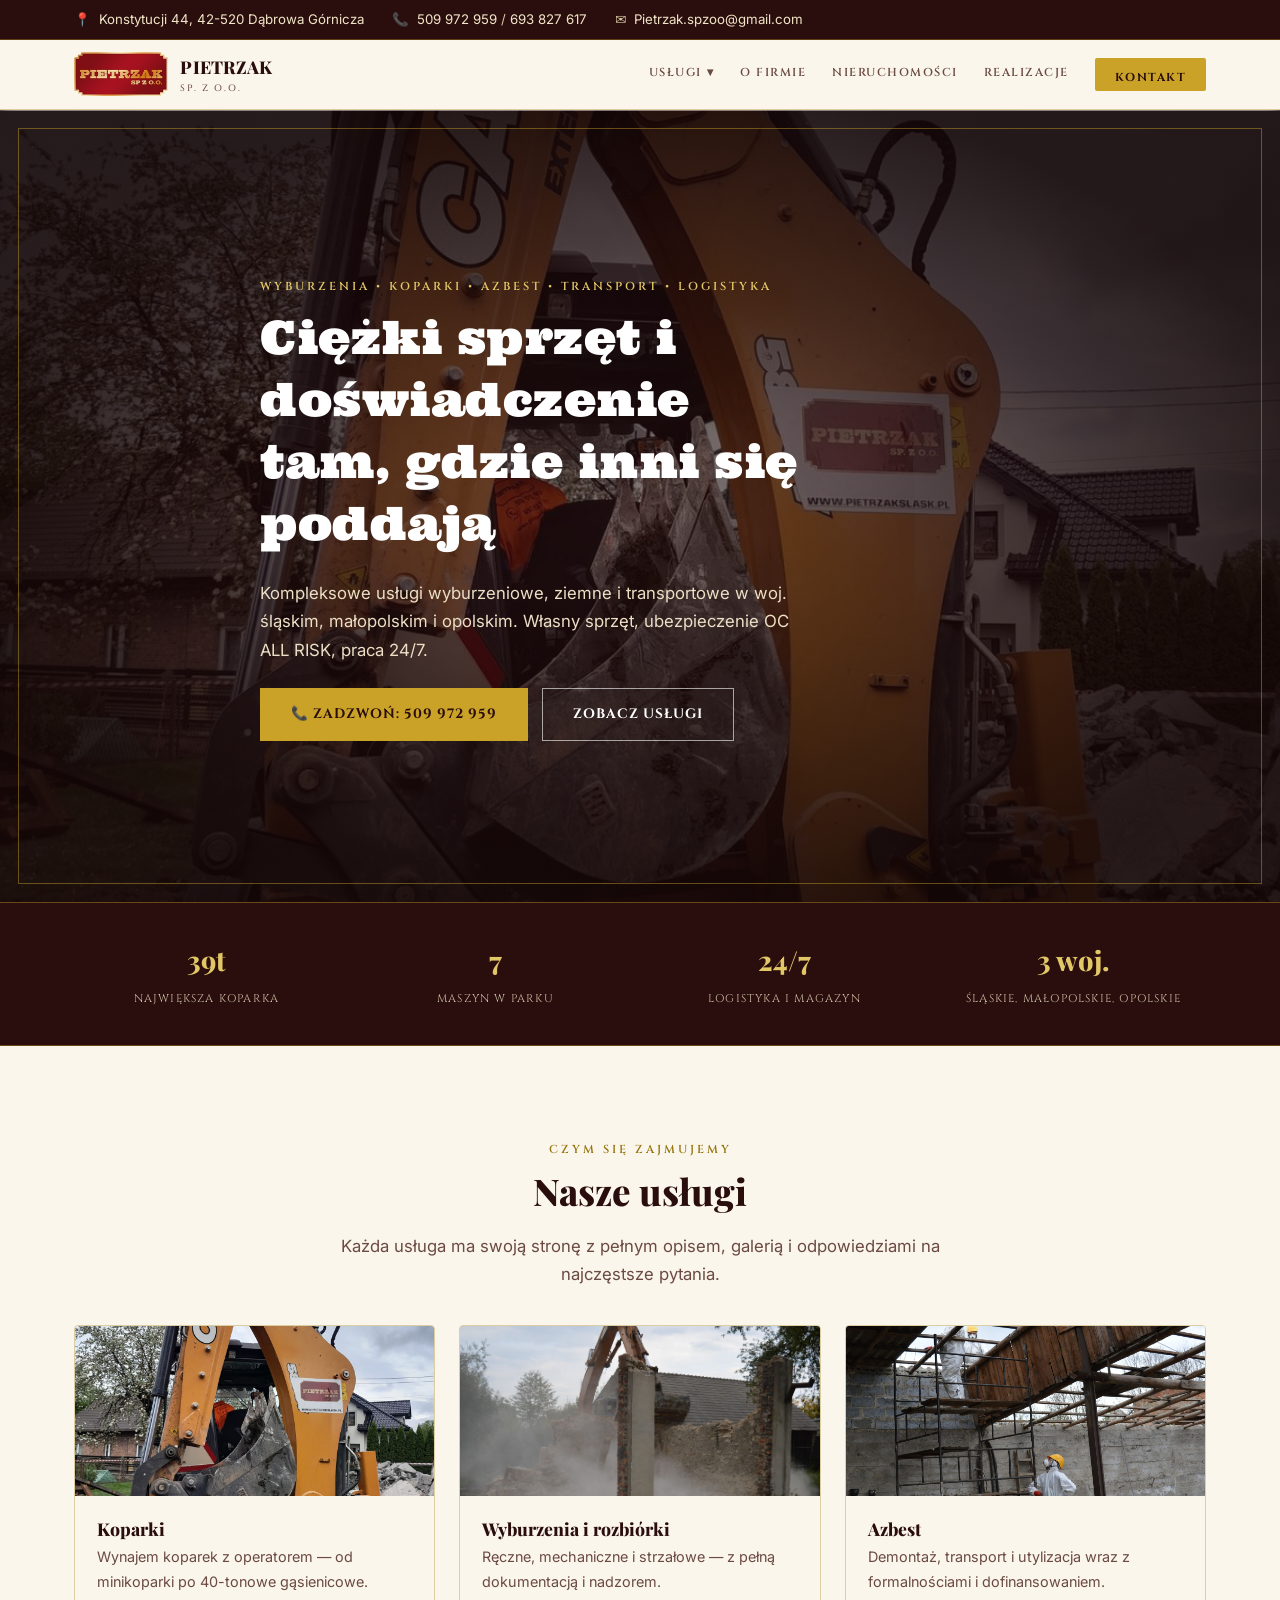
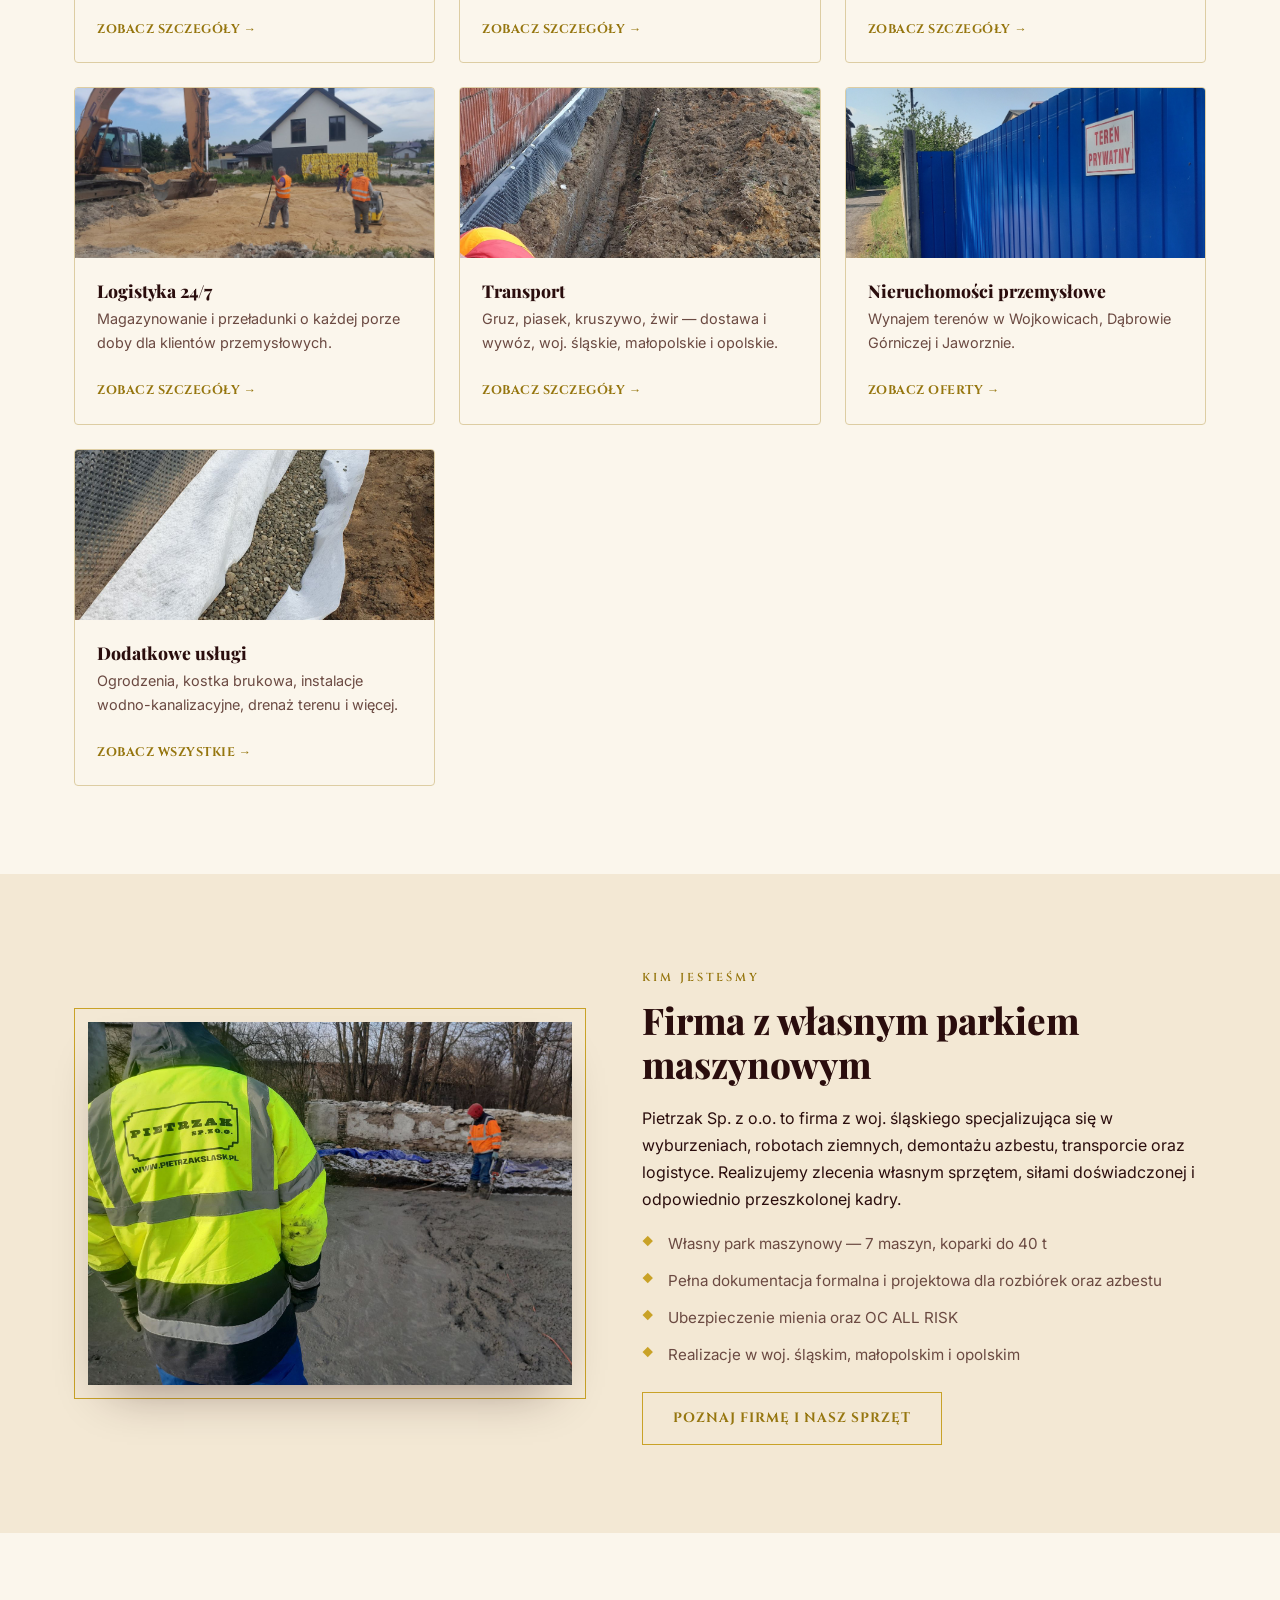
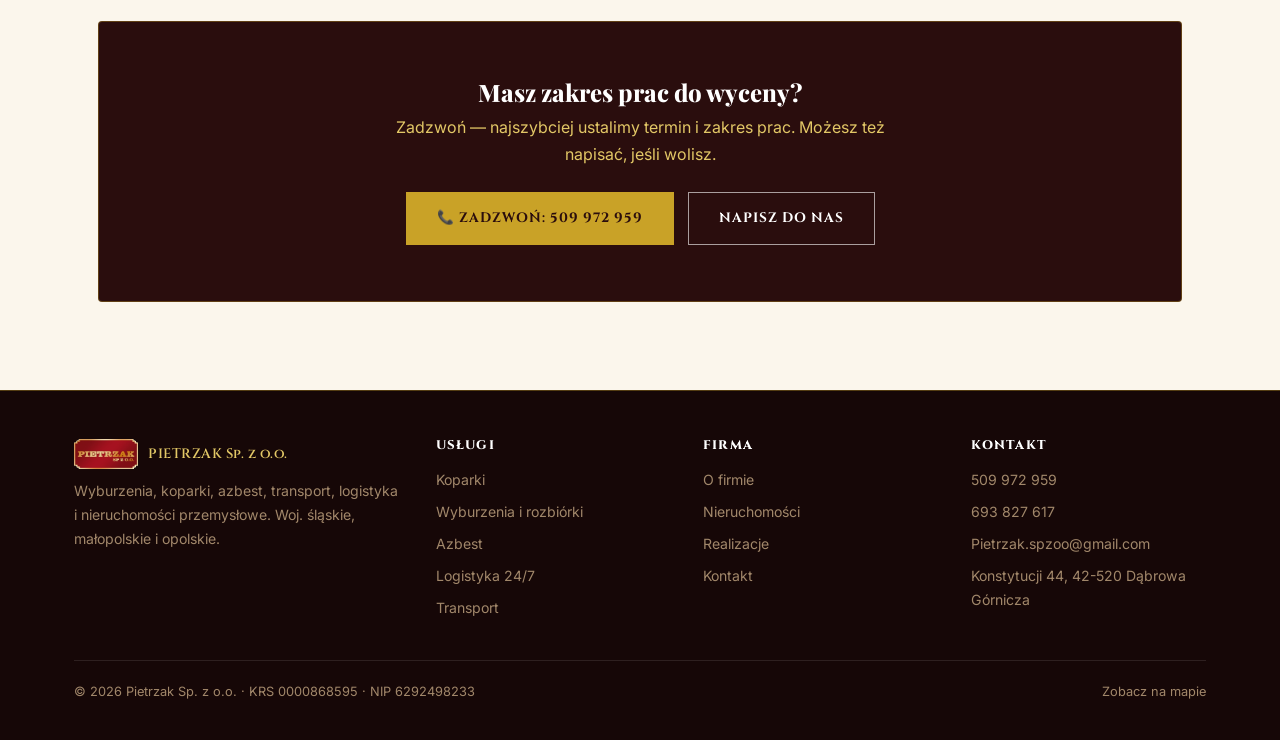
<file: index.html>
<!DOCTYPE html>
<html lang="pl">
<head>
<meta charset="UTF-8" />
<meta name="viewport" content="width=device-width, initial-scale=1.0" />
<title>Pietrzak Sp. z o.o. — Wyburzenia, Koparki, Transport, Logistyka | Dąbrowa Górnicza</title>
<meta name="description" content="Pietrzak Sp. z o.o. — kompleksowe wyburzenia, usługi koparkami do 40 t, demontaż azbestu, transport, logistyka 24/7 i wynajem nieruchomości przemysłowych. Woj. śląskie, małopolskie i opolskie." />
<meta property="og:type" content="website" />
<meta property="og:title" content="Pietrzak Sp. z o.o. — Wyburzenia, Koparki, Transport, Logistyka" />
<meta property="og:description" content="Kompleksowe usługi wyburzeniowe, ziemne, transportowe i logistyczne. Własny sprzęt, ubezpieczenie OC ALL RISK, praca 24/7." />
<meta property="og:image" content="images/realizacje/realizacja-01.jpg?v=2" />
<link rel="preconnect" href="https://fonts.googleapis.com">
<link rel="preconnect" href="https://fonts.gstatic.com" crossorigin>
<link href="https://fonts.googleapis.com/css2?family=Playfair+Display:wght@700;800;900&family=Cinzel:wght@500;600&family=Ultra&family=Inter:wght@400;500;600;700&display=swap" rel="stylesheet">
<link rel="stylesheet" href="css/style.css?v=16" />
<script type="application/ld+json">
{
  "@context": "https://schema.org",
  "@type": "LocalBusiness",
  "name": "Pietrzak Sp. z o.o.",
  "image": "images/logo-stare.png?v=1",
  "telephone": ["+48509972959", "+48693827617"],
  "email": "Pietrzak.spzoo@gmail.com",
  "address": {
    "@type": "PostalAddress",
    "streetAddress": "Konstytucji 44",
    "postalCode": "42-520",
    "addressLocality": "Dąbrowa Górnicza",
    "addressCountry": "PL"
  },
  "areaServed": ["Śląskie", "Małopolskie", "Opolskie"],
  "description": "Wyburzenia, usługi koparkami, demontaż azbestu, transport, logistyka i wynajem nieruchomości przemysłowych."
}
</script>
</head>
<body>

<div class="topbar">
  <div class="container topbar-inner">
    <div class="topbar-item"><span class="ico">📍</span> <a href="https://www.google.com/maps/place/Pietrzak+Sp.+z+o.o.+Wyburzenia+Koparki+Kruszywa+Wywrotka+Transport+Magazyny+Prze%C5%82adunki+Logistyka/@50.3770584,19.2363696,16.65z/data=!4m6!3m5!1s0x4716d90f07cc1eab:0x5d00c881a6992db2!8m2!3d50.3772997!4d19.238333!16s%2Fg%2F11swgnzcmq?entry=ttu" target="_blank" rel="noopener">Konstytucji 44, 42-520 Dąbrowa Górnicza</a></div>
    <div class="topbar-item"><span class="ico">📞</span> <a href="tel:+48509972959">509 972 959</a> / <a href="tel:+48693827617">693 827 617</a></div>
    <div class="topbar-item"><span class="ico">✉️</span> <a href="mailto:Pietrzak.spzoo@gmail.com">Pietrzak.spzoo@gmail.com</a></div>
  </div>
</div>

<header class="site-header" id="top">
  <div class="container header-inner">
    <a class="brand" href="index.html">
      <img src="images/logo-stare.png?v=1" alt="Pietrzak Sp. z o.o." />
      <span class="brand-text">PIETRZAK <small>Sp. z o.o.</small></span>
    </a>
    <nav class="nav" id="nav">
      <button type="button" class="nav-close" id="nav-close" aria-label="Zamknij menu">✕</button>
      <div class="nav-drop">
        <button type="button">Usługi <span aria-hidden="true">▾</span></button>
        <div class="nav-drop-menu">
          <a href="uslugi/koparki.html">Koparki<span>Wynajem z operatorem</span></a>
          <a href="uslugi/wyburzenia.html">Wyburzenia i rozbiórki<span>Ręczne, mechaniczne, strzałowe</span></a>
          <a href="uslugi/azbest.html">Azbest<span>Demontaż i utylizacja</span></a>
          <a href="uslugi/logistyka.html">Logistyka 24/7<span>Magazynowanie, przeładunki</span></a>
          <a href="uslugi/transport.html">Transport<span>Kruszywa, gruz, materiały sypkie</span></a>
          <div class="nav-drop-divider">Dodatkowe usługi</div>
          <a class="compact" href="o-firmie.html#dodatkowe-uslugi">Przywracanie stanu deweloperskiego</a>
          <a class="compact" href="o-firmie.html#dodatkowe-uslugi">Montaż ogrodzeń i bram</a>
          <a class="compact" href="o-firmie.html#dodatkowe-uslugi">Układanie kostki brukowej</a>
          <a class="compact" href="o-firmie.html#dodatkowe-uslugi">Instalacje wodno-kanalizacyjne</a>
          <a class="compact" href="o-firmie.html#dodatkowe-uslugi">Drenaż terenu</a>
          <a class="compact" href="o-firmie.html#dodatkowe-uslugi">Prace porządkowe</a>
        </div>
      </div>
      <a href="o-firmie.html">O firmie</a>
      <a href="nieruchomosci.html">Nieruchomości</a>
      <a href="realizacje.html">Realizacje</a>
      <a href="kontakt.html" class="nav-cta">Kontakt</a>
    </nav>
    <button class="burger" id="burger" aria-label="Menu">
      <span></span><span></span><span></span>
    </button>
  </div>
</header>

<section class="hero">
  <video class="hero-video" autoplay loop muted playsinline poster="images/realizacje/realizacja-10.jpg">
    <source src="koparka.mp4" type="video/mp4" />
  </video>
  <div class="hero-overlay"></div>
  <div class="container hero-content">
    <p class="eyebrow">Wyburzenia • Koparki • Azbest • Transport • Logistyka</p>
    <h1>Ciężki sprzęt i doświadczenie<br>tam, gdzie inni się poddają</h1>
    <p class="hero-lead">Kompleksowe usługi wyburzeniowe, ziemne i transportowe w woj. śląskim, małopolskim i opolskim. Własny sprzęt, ubezpieczenie OC ALL RISK, praca 24/7.</p>
    <div class="hero-actions">
      <a href="tel:+48509972959" class="btn btn-primary">📞 Zadzwoń: 509 972 959</a>
      <a href="#uslugi" class="btn btn-ghost">Zobacz usługi</a>
    </div>
  </div>
</section>

<section class="stats">
  <div class="container stats-grid">
    <div class="stat reveal"><strong data-count="40" data-suffix="t">0t</strong><span>Największa koparka</span></div>
    <div class="stat reveal"><strong data-count="7" data-suffix="">0</strong><span>Maszyn w parku</span></div>
    <div class="stat reveal"><strong>24/7</strong><span>Logistyka i magazyn</span></div>
    <div class="stat reveal"><strong>3 woj.</strong><span>Śląskie, małopolskie, opolskie</span></div>
  </div>
</section>

<section class="section" id="uslugi">
  <div class="container">
    <div class="section-head center">
      <p class="section-eyebrow reveal">Czym się zajmujemy</p>
      <h2 class="section-title reveal">Nasze usługi</h2>
      <p class="lead reveal">Każda usługa ma swoją stronę z pełnym opisem, galerią i odpowiedziami na najczęstsze pytania.</p>
    </div>
    <div class="service-links">

      <a class="service-link-card reveal" href="uslugi/koparki.html">
        <div class="service-link-img" style="background-image:url('images/realizacje/realizacja-10.jpg')"></div>
        <div class="service-link-body">
          <h3>Koparki</h3>
          <p>Wynajem koparek z operatorem — od minikoparki po 40-tonowe gąsienicowe.</p>
          <span class="service-link-arrow">Zobacz szczegóły →</span>
        </div>
      </a>

      <a class="service-link-card reveal" href="uslugi/wyburzenia.html">
        <div class="service-link-img" style="background-image:url('images/realizacje/realizacja-01.jpg?v=2')"></div>
        <div class="service-link-body">
          <h3>Wyburzenia i rozbiórki</h3>
          <p>Ręczne, mechaniczne i strzałowe — z pełną dokumentacją i nadzorem.</p>
          <span class="service-link-arrow">Zobacz szczegóły →</span>
        </div>
      </a>

      <a class="service-link-card reveal" href="uslugi/azbest.html">
        <div class="service-link-img" style="background-image:url('images/azbest31.jpg')"></div>
        <div class="service-link-body">
          <h3>Azbest</h3>
          <p>Demontaż, transport i utylizacja wraz z formalnościami i dofinansowaniem.</p>
          <span class="service-link-arrow">Zobacz szczegóły →</span>
        </div>
      </a>

      <a class="service-link-card reveal" href="uslugi/logistyka.html">
        <div class="service-link-img" style="background-image:url('images/realizacje/realizacja-06.jpg')"></div>
        <div class="service-link-body">
          <h3>Logistyka 24/7</h3>
          <p>Magazynowanie i przeładunki o każdej porze doby dla klientów przemysłowych.</p>
          <span class="service-link-arrow">Zobacz szczegóły →</span>
        </div>
      </a>

      <a class="service-link-card reveal" href="uslugi/transport.html">
        <div class="service-link-img" style="background-image:url('images/realizacje/realizacja-07.jpg')"></div>
        <div class="service-link-body">
          <h3>Transport</h3>
          <p>Gruz, piasek, kruszywo, żwir — dostawa i wywóz, woj. śląskie, małopolskie i opolskie.</p>
          <span class="service-link-arrow">Zobacz szczegóły →</span>
        </div>
      </a>

      <a class="service-link-card reveal" href="nieruchomosci.html">
        <div class="service-link-img" style="background-image:url('images/nieruchomosci21.jpg')"></div>
        <div class="service-link-body">
          <h3>Nieruchomości przemysłowe</h3>
          <p>Wynajem terenów w Wojkowicach, Dąbrowie Górniczej i Jaworznie.</p>
          <span class="service-link-arrow">Zobacz oferty →</span>
        </div>
      </a>

      <a class="service-link-card reveal" href="o-firmie.html#dodatkowe-uslugi">
        <div class="service-link-img" style="background-image:url('images/realizacje/realizacja-09.jpg')"></div>
        <div class="service-link-body">
          <h3>Dodatkowe usługi</h3>
          <p>Ogrodzenia, kostka brukowa, instalacje wodno-kanalizacyjne, drenaż terenu i więcej.</p>
          <span class="service-link-arrow">Zobacz wszystkie →</span>
        </div>
      </a>

    </div>
  </div>
</section>

<section class="section section-alt">
  <div class="container about-grid">
    <div class="about-media reveal">
      <img src="images/realizacje/realizacja-15.jpg" alt="Koparka Pietrzak Sp. z o.o. przy pracy" />
    </div>
    <div class="reveal">
      <p class="section-eyebrow">Kim jesteśmy</p>
      <h2 class="section-title">Firma z własnym parkiem maszynowym</h2>
      <p>Pietrzak Sp. z o.o. to firma z woj. śląskiego specjalizująca się w wyburzeniach, robotach ziemnych, demontażu azbestu, transporcie oraz logistyce. Realizujemy zlecenia własnym sprzętem, siłami doświadczonej i odpowiednio przeszkolonej kadry.</p>
      <ul class="checklist">
        <li>Własny park maszynowy — 7 maszyn, koparki do 40 t</li>
        <li>Pełna dokumentacja formalna i projektowa dla rozbiórek oraz azbestu</li>
        <li>Ubezpieczenie mienia oraz OC ALL RISK</li>
        <li>Realizacje w woj. śląskim, małopolskim i opolskim</li>
      </ul>
      <a href="o-firmie.html" class="btn btn-outline">Poznaj firmę i nasz sprzęt</a>
    </div>
  </div>
</section>

<section class="section">
  <div class="container">
    <div class="cta-band reveal">
      <h2>Masz zakres prac do wyceny?</h2>
      <p>Zadzwoń — najszybciej ustalimy termin i zakres prac. Możesz też napisać, jeśli wolisz.</p>
      <div class="cta-band-actions">
        <a href="tel:+48509972959" class="btn btn-primary">📞 Zadzwoń: 509 972 959</a>
        <a href="kontakt.html" class="btn btn-ghost">Napisz do nas</a>
      </div>
    </div>
  </div>
</section>

<a href="tel:+48509972959" class="call-fab" id="call-fab" aria-label="Zadzwoń teraz">
  <span class="call-fab-icon">📞</span><span class="call-fab-text">Zadzwoń teraz</span>
</a>

<footer class="footer">
  <div class="container">
    <div class="footer-grid">
      <div>
        <div class="footer-brand"><img src="images/logo-stare.png?v=1" alt="Pietrzak Sp. z o.o." /><span>PIETRZAK Sp. z o.o.</span></div>
        <p>Wyburzenia, koparki, azbest, transport, logistyka i nieruchomości przemysłowe. Woj. śląskie, małopolskie i opolskie.</p>
      </div>
      <div class="footer-col">
        <h4>Usługi</h4>
        <ul>
          <li><a href="uslugi/koparki.html">Koparki</a></li>
          <li><a href="uslugi/wyburzenia.html">Wyburzenia i rozbiórki</a></li>
          <li><a href="uslugi/azbest.html">Azbest</a></li>
          <li><a href="uslugi/logistyka.html">Logistyka 24/7</a></li>
          <li><a href="uslugi/transport.html">Transport</a></li>
        </ul>
      </div>
      <div class="footer-col">
        <h4>Firma</h4>
        <ul>
          <li><a href="o-firmie.html">O firmie</a></li>
          <li><a href="nieruchomosci.html">Nieruchomości</a></li>
          <li><a href="realizacje.html">Realizacje</a></li>
          <li><a href="kontakt.html">Kontakt</a></li>
        </ul>
      </div>
      <div class="footer-col">
        <h4>Kontakt</h4>
        <ul>
          <li><a href="tel:+48509972959">509 972 959</a></li>
          <li><a href="tel:+48693827617">693 827 617</a></li>
          <li><a href="mailto:Pietrzak.spzoo@gmail.com">Pietrzak.spzoo@gmail.com</a></li>
          <li><a href="https://www.google.com/maps/place/Pietrzak+Sp.+z+o.o.+Wyburzenia+Koparki+Kruszywa+Wywrotka+Transport+Magazyny+Prze%C5%82adunki+Logistyka/@50.3770584,19.2363696,16.65z/data=!4m6!3m5!1s0x4716d90f07cc1eab:0x5d00c881a6992db2!8m2!3d50.3772997!4d19.238333!16s%2Fg%2F11swgnzcmq?entry=ttu" target="_blank" rel="noopener">Konstytucji 44, 42-520 Dąbrowa Górnicza</a></li>
        </ul>
      </div>
    </div>
    <div class="footer-bottom">
      <p>&copy; <span id="year"></span> Pietrzak Sp. z o.o. · KRS 0000868595 · NIP 6292498233</p>
      <a href="https://www.google.com/maps/place/Pietrzak+Sp.+z+o.o.+Wyburzenia+Koparki+Kruszywa+Wywrotka+Transport+Magazyny+Prze%C5%82adunki+Logistyka/@50.3770584,19.2363696,16.65z/data=!4m6!3m5!1s0x4716d90f07cc1eab:0x5d00c881a6992db2!8m2!3d50.3772997!4d19.238333!16s%2Fg%2F11swgnzcmq?entry=ttu" target="_blank" rel="noopener">Zobacz na mapie</a>
    </div>
  </div>
</footer>

<script src="js/script.js?v=17"></script>
</body>
</html>
</file>
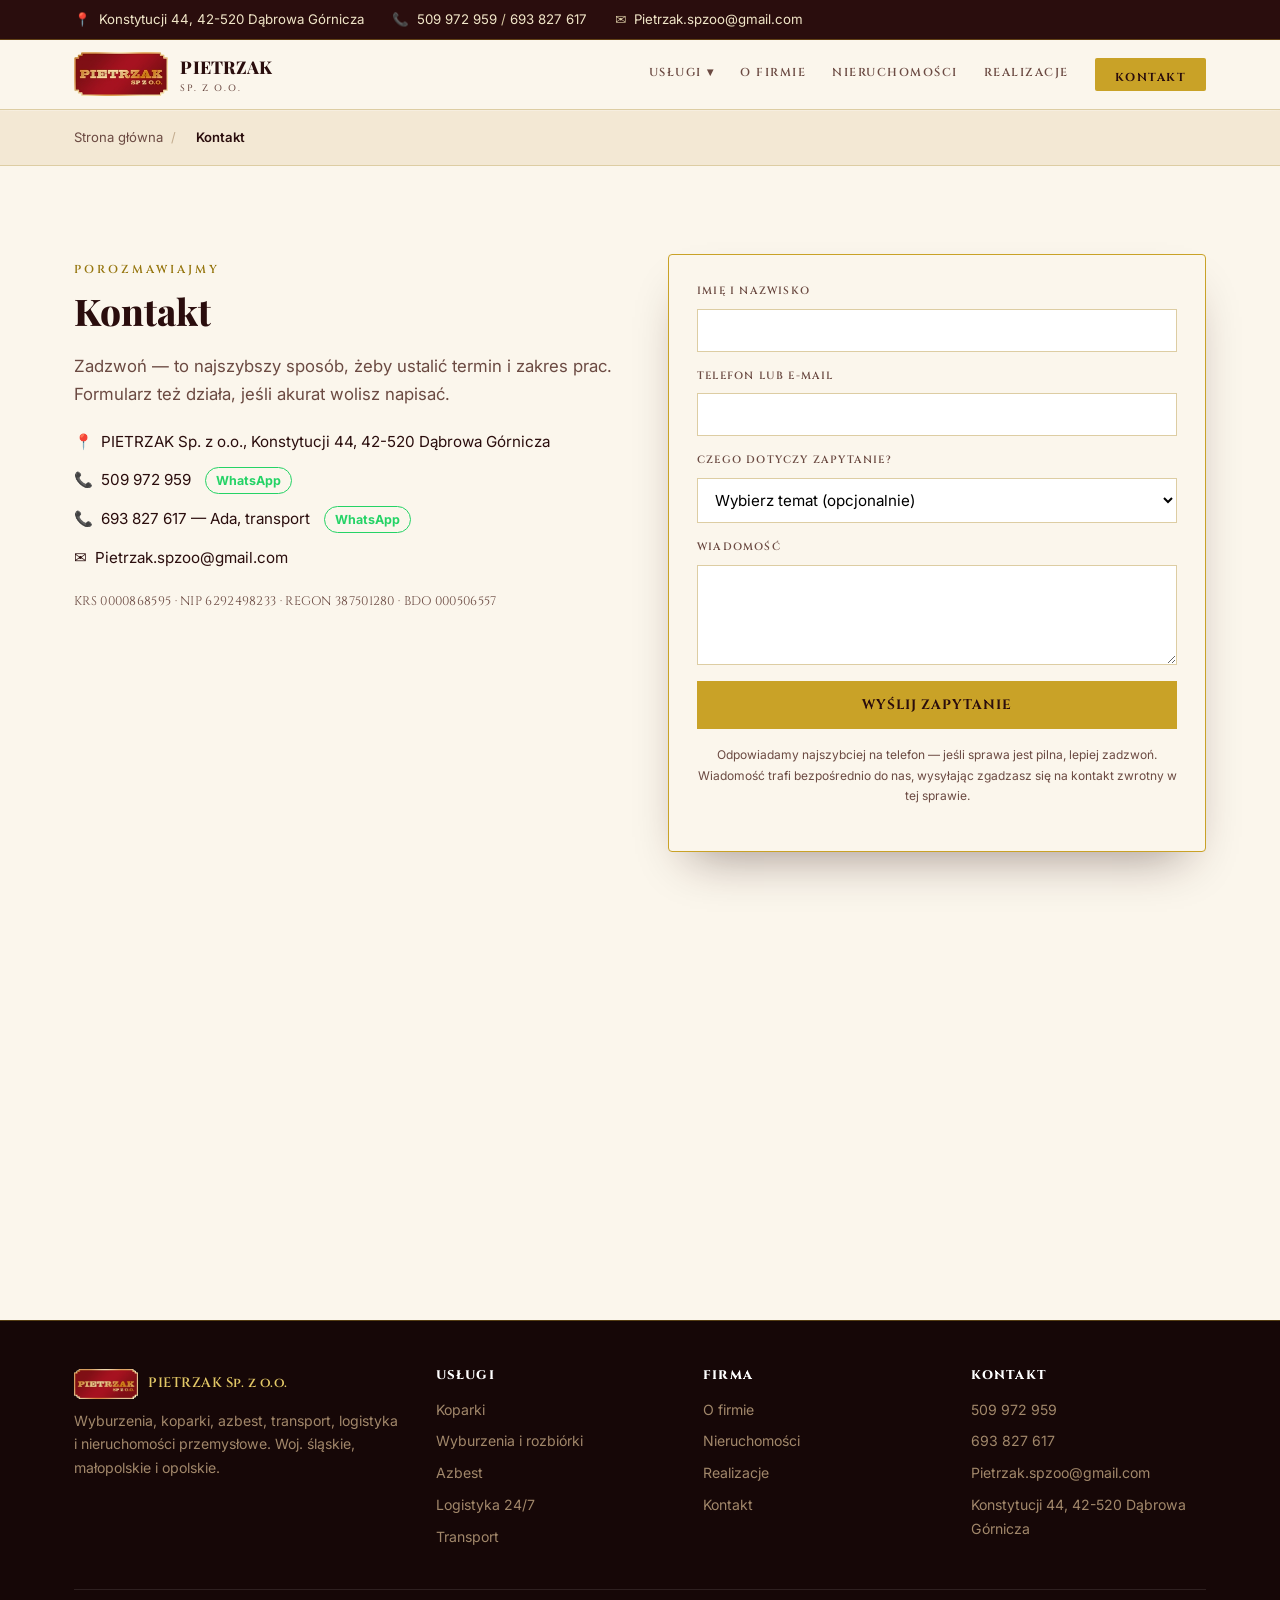
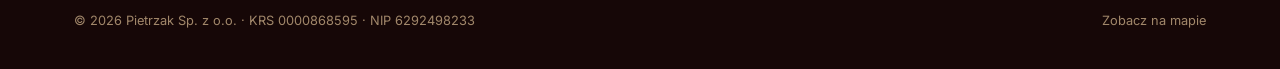
<file: kontakt.html>
<!DOCTYPE html>
<html lang="pl">
<head>
<meta charset="UTF-8" />
<meta name="viewport" content="width=device-width, initial-scale=1.0" />
<title>Kontakt | Pietrzak Sp. z o.o. — Dąbrowa Górnicza</title>
<meta name="description" content="Skontaktuj się z Pietrzak Sp. z o.o. — tel. 509 972 959 / 693 827 617, Konstytucji 44, 42-520 Dąbrowa Górnicza. Odpowiadamy i przygotowujemy wycenę." />
<meta property="og:type" content="website" />
<meta property="og:title" content="Kontakt | Pietrzak Sp. z o.o." />
<meta property="og:description" content="Zadzwoń lub napisz — odpowiemy i przygotujemy wycenę dopasowaną do zakresu prac." />
<link rel="preconnect" href="https://fonts.googleapis.com">
<link rel="preconnect" href="https://fonts.gstatic.com" crossorigin>
<link href="https://fonts.googleapis.com/css2?family=Playfair+Display:wght@700;800;900&family=Cinzel:wght@500;600&family=Ultra&family=Inter:wght@400;500;600;700&display=swap" rel="stylesheet">
<link rel="stylesheet" href="css/style.css?v=16" />
</head>
<body>

<div class="topbar">
  <div class="container topbar-inner">
    <div class="topbar-item"><span class="ico">📍</span> <a href="https://www.google.com/maps/place/Pietrzak+Sp.+z+o.o.+Wyburzenia+Koparki+Kruszywa+Wywrotka+Transport+Magazyny+Prze%C5%82adunki+Logistyka/@50.3770584,19.2363696,16.65z/data=!4m6!3m5!1s0x4716d90f07cc1eab:0x5d00c881a6992db2!8m2!3d50.3772997!4d19.238333!16s%2Fg%2F11swgnzcmq?entry=ttu" target="_blank" rel="noopener">Konstytucji 44, 42-520 Dąbrowa Górnicza</a></div>
    <div class="topbar-item"><span class="ico">📞</span> <a href="tel:+48509972959">509 972 959</a> / <a href="tel:+48693827617">693 827 617</a></div>
    <div class="topbar-item"><span class="ico">✉️</span> <a href="mailto:Pietrzak.spzoo@gmail.com">Pietrzak.spzoo@gmail.com</a></div>
  </div>
</div>

<header class="site-header" id="top">
  <div class="container header-inner">
    <a class="brand" href="index.html">
      <img src="images/logo-stare.png?v=1" alt="Pietrzak Sp. z o.o." />
      <span class="brand-text">PIETRZAK <small>Sp. z o.o.</small></span>
    </a>
    <nav class="nav" id="nav">
      <button type="button" class="nav-close" id="nav-close" aria-label="Zamknij menu">✕</button>
      <div class="nav-drop">
        <button type="button">Usługi <span aria-hidden="true">▾</span></button>
        <div class="nav-drop-menu">
          <a href="uslugi/koparki.html">Koparki<span>Wynajem z operatorem</span></a>
          <a href="uslugi/wyburzenia.html">Wyburzenia i rozbiórki<span>Ręczne, mechaniczne, strzałowe</span></a>
          <a href="uslugi/azbest.html">Azbest<span>Demontaż i utylizacja</span></a>
          <a href="uslugi/logistyka.html">Logistyka 24/7<span>Magazynowanie, przeładunki</span></a>
          <a href="uslugi/transport.html">Transport<span>Kruszywa, gruz, materiały sypkie</span></a>
          <div class="nav-drop-divider">Dodatkowe usługi</div>
          <a class="compact" href="o-firmie.html#dodatkowe-uslugi">Przywracanie stanu deweloperskiego</a>
          <a class="compact" href="o-firmie.html#dodatkowe-uslugi">Montaż ogrodzeń i bram</a>
          <a class="compact" href="o-firmie.html#dodatkowe-uslugi">Układanie kostki brukowej</a>
          <a class="compact" href="o-firmie.html#dodatkowe-uslugi">Instalacje wodno-kanalizacyjne</a>
          <a class="compact" href="o-firmie.html#dodatkowe-uslugi">Drenaż terenu</a>
          <a class="compact" href="o-firmie.html#dodatkowe-uslugi">Prace porządkowe</a>
        </div>
      </div>
      <a href="o-firmie.html">O firmie</a>
      <a href="nieruchomosci.html">Nieruchomości</a>
      <a href="realizacje.html">Realizacje</a>
      <a href="kontakt.html" class="nav-cta">Kontakt</a>
    </nav>
    <button class="burger" id="burger" aria-label="Menu">
      <span></span><span></span><span></span>
    </button>
  </div>
</header>

<nav class="breadcrumbs" aria-label="Okruszki">
  <div class="container">
    <a href="index.html">Strona główna</a><span>/</span>
    <span class="current">Kontakt</span>
  </div>
</nav>

<section class="section">
  <div class="container contact-grid">
    <div class="contact-info reveal">
      <p class="section-eyebrow">Porozmawiajmy</p>
      <h1 class="section-title">Kontakt</h1>
      <p class="lead">Zadzwoń — to najszybszy sposób, żeby ustalić termin i zakres prac. Formularz też działa, jeśli akurat wolisz napisać.</p>
      <div class="contact-list">
        <div><span class="ico">📍</span> <a href="https://www.google.com/maps/place/Pietrzak+Sp.+z+o.o.+Wyburzenia+Koparki+Kruszywa+Wywrotka+Transport+Magazyny+Prze%C5%82adunki+Logistyka/@50.3770584,19.2363696,16.65z/data=!4m6!3m5!1s0x4716d90f07cc1eab:0x5d00c881a6992db2!8m2!3d50.3772997!4d19.238333!16s%2Fg%2F11swgnzcmq?entry=ttu" target="_blank" rel="noopener">PIETRZAK Sp. z o.o., Konstytucji 44, 42-520 Dąbrowa Górnicza</a></div>
        <div><span class="ico">📞</span> <a href="tel:+48509972959">509 972 959</a> <a href="https://wa.me/48509972959" target="_blank" rel="noopener" class="whatsapp-link">WhatsApp</a></div>
        <div><span class="ico">📞</span> <a href="tel:+48693827617">693 827 617</a> — Ada, transport <a href="https://wa.me/48693827617" target="_blank" rel="noopener" class="whatsapp-link">WhatsApp</a></div>
        <div><span class="ico">✉️</span> <a href="mailto:Pietrzak.spzoo@gmail.com">Pietrzak.spzoo@gmail.com</a></div>
      </div>
      <div class="contact-legal">KRS 0000868595 · NIP 6292498233 · REGON 387501280 · BDO 000506557</div>
    </div>
    <form class="contact-form reveal" id="contact-form">
      <label>Imię i nazwisko
        <input type="text" name="name" required />
      </label>
      <label>Telefon lub e-mail
        <input type="text" name="contact" required />
      </label>
      <label>Czego dotyczy zapytanie?
        <select name="topic">
          <option value="">Wybierz temat (opcjonalnie)</option>
          <option value="Koparki">Koparki</option>
          <option value="Wyburzenia">Wyburzenia i rozbiórki</option>
          <option value="Azbest">Azbest</option>
          <option value="Logistyka">Logistyka 24/7</option>
          <option value="Transport">Transport</option>
          <option value="Nieruchomości">Nieruchomości przemysłowe</option>
          <option value="Nieruchomości — Wojkowice nr 1">Nieruchomości — Wojkowice nr 1</option>
          <option value="Nieruchomości — Wojkowice nr 2">Nieruchomości — Wojkowice nr 2</option>
          <option value="Nieruchomości — Dąbrowa Górnicza">Nieruchomości — Dąbrowa Górnicza</option>
          <option value="Nieruchomości — Jaworzno">Nieruchomości — Jaworzno</option>
          <option value="Inne">Inne</option>
        </select>
      </label>
      <label>Wiadomość
        <textarea name="message" rows="4" required></textarea>
      </label>
      <button type="submit" class="btn btn-primary btn-block">Wyślij zapytanie</button>
      <p class="form-note">Odpowiadamy najszybciej na telefon — jeśli sprawa jest pilna, lepiej zadzwoń. Wiadomość trafi bezpośrednio do nas, wysyłając zgadzasz się na kontakt zwrotny w tej sprawie.</p>
      <p class="form-note" id="form-status"></p>
    </form>
  </div>
</section>

<section class="map-section reveal">
  <iframe
    src="https://www.google.com/maps?q=Pietrzak+Sp.+z+o.o.+Konstytucji+44+Dąbrowa+Górnicza&output=embed"
    loading="lazy"
    referrerpolicy="no-referrer-when-downgrade"
    title="Mapa — Pietrzak Sp. z o.o.">
  </iframe>
</section>

<a href="tel:+48509972959" class="call-fab" id="call-fab" aria-label="Zadzwoń teraz">
  <span class="call-fab-icon">📞</span><span class="call-fab-text">Zadzwoń teraz</span>
</a>

<footer class="footer">
  <div class="container">
    <div class="footer-grid">
      <div>
        <div class="footer-brand"><img src="images/logo-stare.png?v=1" alt="Pietrzak Sp. z o.o." /><span>PIETRZAK Sp. z o.o.</span></div>
        <p>Wyburzenia, koparki, azbest, transport, logistyka i nieruchomości przemysłowe. Woj. śląskie, małopolskie i opolskie.</p>
      </div>
      <div class="footer-col">
        <h4>Usługi</h4>
        <ul>
          <li><a href="uslugi/koparki.html">Koparki</a></li>
          <li><a href="uslugi/wyburzenia.html">Wyburzenia i rozbiórki</a></li>
          <li><a href="uslugi/azbest.html">Azbest</a></li>
          <li><a href="uslugi/logistyka.html">Logistyka 24/7</a></li>
          <li><a href="uslugi/transport.html">Transport</a></li>
        </ul>
      </div>
      <div class="footer-col">
        <h4>Firma</h4>
        <ul>
          <li><a href="o-firmie.html">O firmie</a></li>
          <li><a href="nieruchomosci.html">Nieruchomości</a></li>
          <li><a href="realizacje.html">Realizacje</a></li>
          <li><a href="kontakt.html">Kontakt</a></li>
        </ul>
      </div>
      <div class="footer-col">
        <h4>Kontakt</h4>
        <ul>
          <li><a href="tel:+48509972959">509 972 959</a></li>
          <li><a href="tel:+48693827617">693 827 617</a></li>
          <li><a href="mailto:Pietrzak.spzoo@gmail.com">Pietrzak.spzoo@gmail.com</a></li>
          <li><a href="https://www.google.com/maps/place/Pietrzak+Sp.+z+o.o.+Wyburzenia+Koparki+Kruszywa+Wywrotka+Transport+Magazyny+Prze%C5%82adunki+Logistyka/@50.3770584,19.2363696,16.65z/data=!4m6!3m5!1s0x4716d90f07cc1eab:0x5d00c881a6992db2!8m2!3d50.3772997!4d19.238333!16s%2Fg%2F11swgnzcmq?entry=ttu" target="_blank" rel="noopener">Konstytucji 44, 42-520 Dąbrowa Górnicza</a></li>
        </ul>
      </div>
    </div>
    <div class="footer-bottom">
      <p>&copy; <span id="year"></span> Pietrzak Sp. z o.o. · KRS 0000868595 · NIP 6292498233</p>
      <a href="https://www.google.com/maps/place/Pietrzak+Sp.+z+o.o.+Wyburzenia+Koparki+Kruszywa+Wywrotka+Transport+Magazyny+Prze%C5%82adunki+Logistyka/@50.3770584,19.2363696,16.65z/data=!4m6!3m5!1s0x4716d90f07cc1eab:0x5d00c881a6992db2!8m2!3d50.3772997!4d19.238333!16s%2Fg%2F11swgnzcmq?entry=ttu" target="_blank" rel="noopener">Zobacz na mapie</a>
    </div>
  </div>
</footer>

<script src="js/script.js?v=17"></script>
</body>
</html>
</file>
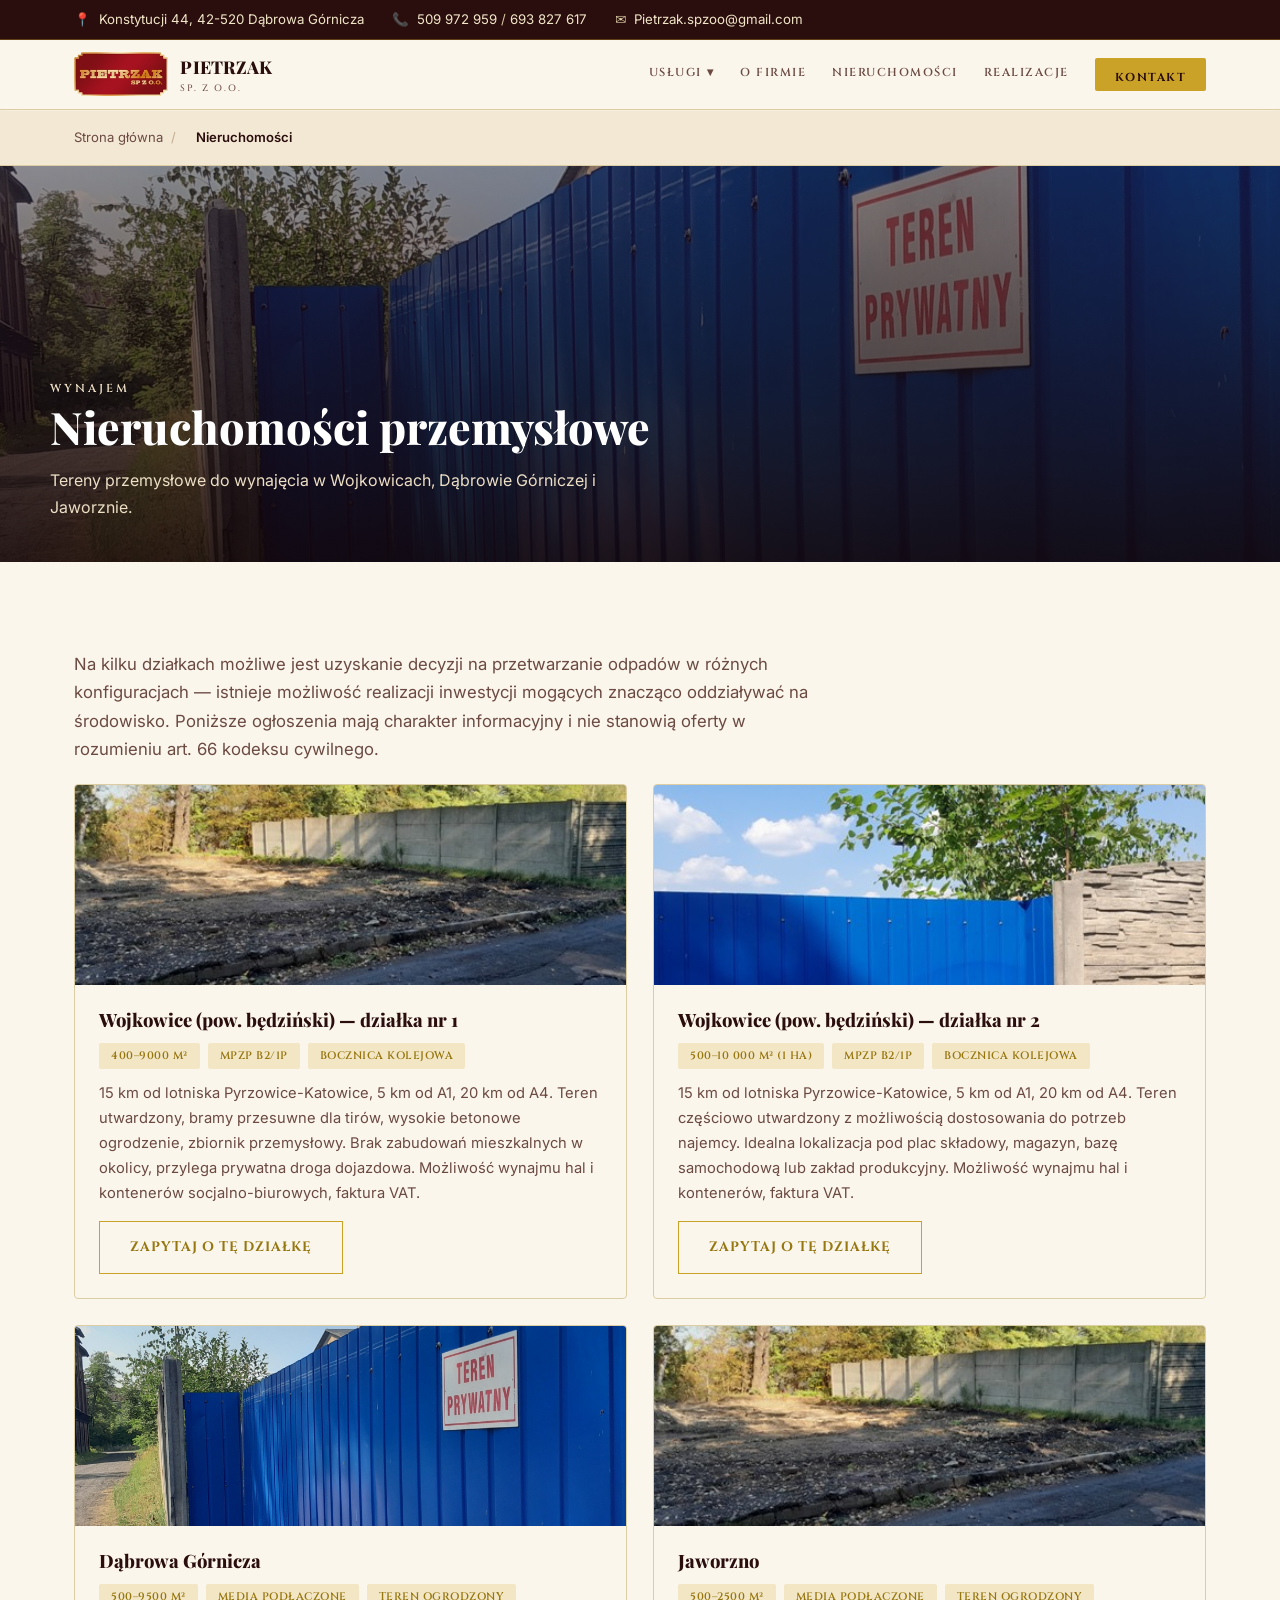
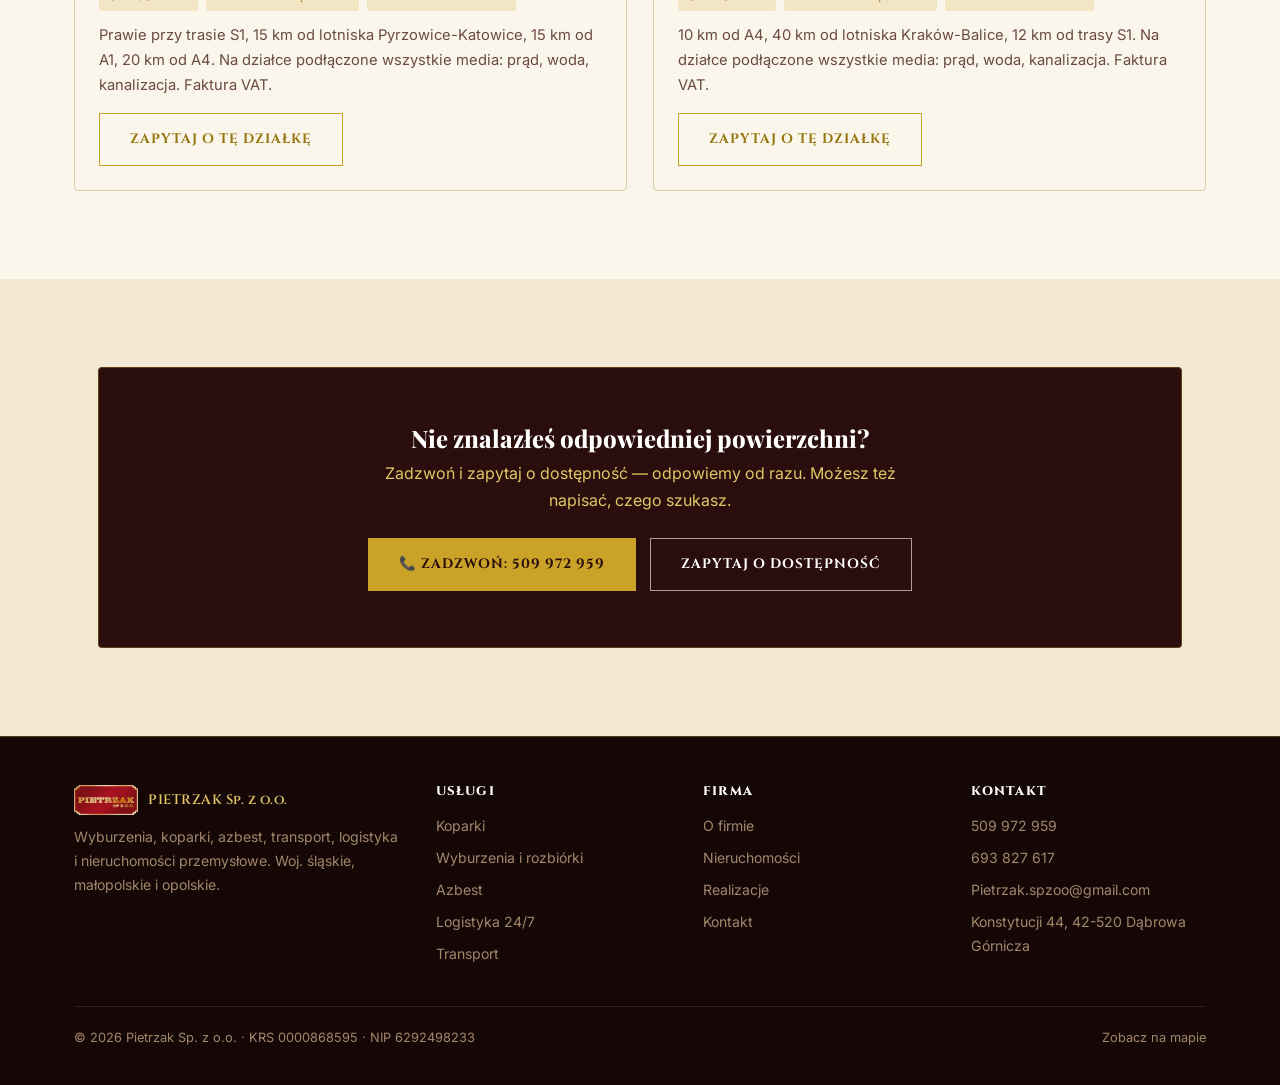
<file: nieruchomosci.html>
<!DOCTYPE html>
<html lang="pl">
<head>
<meta charset="UTF-8" />
<meta name="viewport" content="width=device-width, initial-scale=1.0" />
<title>Nieruchomości przemysłowe do wynajęcia | Pietrzak Sp. z o.o.</title>
<meta name="description" content="Tereny przemysłowe do wynajęcia w Wojkowicach, Dąbrowie Górniczej i Jaworznie. Powierzchnie od 400 m² do 1 ha, bliskość autostrad A1/A4, bocznice kolejowe." />
<meta property="og:type" content="website" />
<meta property="og:title" content="Nieruchomości przemysłowe do wynajęcia | Pietrzak Sp. z o.o." />
<meta property="og:description" content="Tereny przemysłowe w Wojkowicach, Dąbrowie Górniczej i Jaworznie." />
<meta property="og:image" content="images/nieruchomosci21.jpg" />
<link rel="preconnect" href="https://fonts.googleapis.com">
<link rel="preconnect" href="https://fonts.gstatic.com" crossorigin>
<link href="https://fonts.googleapis.com/css2?family=Playfair+Display:wght@700;800;900&family=Cinzel:wght@500;600&family=Ultra&family=Inter:wght@400;500;600;700&display=swap" rel="stylesheet">
<link rel="stylesheet" href="css/style.css?v=16" />
</head>
<body>

<div class="topbar">
  <div class="container topbar-inner">
    <div class="topbar-item"><span class="ico">📍</span> <a href="https://www.google.com/maps/place/Pietrzak+Sp.+z+o.o.+Wyburzenia+Koparki+Kruszywa+Wywrotka+Transport+Magazyny+Prze%C5%82adunki+Logistyka/@50.3770584,19.2363696,16.65z/data=!4m6!3m5!1s0x4716d90f07cc1eab:0x5d00c881a6992db2!8m2!3d50.3772997!4d19.238333!16s%2Fg%2F11swgnzcmq?entry=ttu" target="_blank" rel="noopener">Konstytucji 44, 42-520 Dąbrowa Górnicza</a></div>
    <div class="topbar-item"><span class="ico">📞</span> <a href="tel:+48509972959">509 972 959</a> / <a href="tel:+48693827617">693 827 617</a></div>
    <div class="topbar-item"><span class="ico">✉️</span> <a href="mailto:Pietrzak.spzoo@gmail.com">Pietrzak.spzoo@gmail.com</a></div>
  </div>
</div>

<header class="site-header" id="top">
  <div class="container header-inner">
    <a class="brand" href="index.html">
      <img src="images/logo-stare.png?v=1" alt="Pietrzak Sp. z o.o." />
      <span class="brand-text">PIETRZAK <small>Sp. z o.o.</small></span>
    </a>
    <nav class="nav" id="nav">
      <button type="button" class="nav-close" id="nav-close" aria-label="Zamknij menu">✕</button>
      <div class="nav-drop">
        <button type="button">Usługi <span aria-hidden="true">▾</span></button>
        <div class="nav-drop-menu">
          <a href="uslugi/koparki.html">Koparki<span>Wynajem z operatorem</span></a>
          <a href="uslugi/wyburzenia.html">Wyburzenia i rozbiórki<span>Ręczne, mechaniczne, strzałowe</span></a>
          <a href="uslugi/azbest.html">Azbest<span>Demontaż i utylizacja</span></a>
          <a href="uslugi/logistyka.html">Logistyka 24/7<span>Magazynowanie, przeładunki</span></a>
          <a href="uslugi/transport.html">Transport<span>Kruszywa, gruz, materiały sypkie</span></a>
          <div class="nav-drop-divider">Dodatkowe usługi</div>
          <a class="compact" href="o-firmie.html#dodatkowe-uslugi">Przywracanie stanu deweloperskiego</a>
          <a class="compact" href="o-firmie.html#dodatkowe-uslugi">Montaż ogrodzeń i bram</a>
          <a class="compact" href="o-firmie.html#dodatkowe-uslugi">Układanie kostki brukowej</a>
          <a class="compact" href="o-firmie.html#dodatkowe-uslugi">Instalacje wodno-kanalizacyjne</a>
          <a class="compact" href="o-firmie.html#dodatkowe-uslugi">Drenaż terenu</a>
          <a class="compact" href="o-firmie.html#dodatkowe-uslugi">Prace porządkowe</a>
        </div>
      </div>
      <a href="o-firmie.html">O firmie</a>
      <a href="nieruchomosci.html">Nieruchomości</a>
      <a href="realizacje.html">Realizacje</a>
      <a href="kontakt.html" class="nav-cta">Kontakt</a>
    </nav>
    <button class="burger" id="burger" aria-label="Menu">
      <span></span><span></span><span></span>
    </button>
  </div>
</header>

<nav class="breadcrumbs" aria-label="Okruszki">
  <div class="container">
    <a href="index.html">Strona główna</a><span>/</span>
    <span class="current">Nieruchomości</span>
  </div>
</nav>

<section class="page-hero">
  <div class="page-hero-img" style="background-image:url('images/nieruchomosci21.jpg')"></div>
  <div class="page-hero-overlay"></div>
  <div class="container page-hero-content">
    <p class="eyebrow">Wynajem</p>
    <h1>Nieruchomości przemysłowe</h1>
    <p>Tereny przemysłowe do wynajęcia w Wojkowicach, Dąbrowie Górniczej i Jaworznie.</p>
  </div>
</section>

<section class="section">
  <div class="container">
    <p class="lead reveal" style="max-width:760px">Na kilku działkach możliwe jest uzyskanie decyzji na przetwarzanie odpadów w różnych konfiguracjach — istnieje możliwość realizacji inwestycji mogących znacząco oddziaływać na środowisko. Poniższe ogłoszenia mają charakter informacyjny i nie stanowią oferty w rozumieniu art. 66 kodeksu cywilnego.</p>

    <div class="listing-grid">

      <div class="listing-card reveal">
        <div class="listing-img" style="background-image:url('images/31.jpg')"></div>
        <div class="listing-body">
          <h3>Wojkowice (pow. będziński) — działka nr 1</h3>
          <div class="listing-tags">
            <span>400–9000 m²</span>
            <span>MPZP B2/1P</span>
            <span>bocznica kolejowa</span>
          </div>
          <p>15 km od lotniska Pyrzowice-Katowice, 5 km od A1, 20 km od A4. Teren utwardzony, bramy przesuwne dla tirów, wysokie betonowe ogrodzenie, zbiornik przemysłowy. Brak zabudowań mieszkalnych w okolicy, przylega prywatna droga dojazdowa. Możliwość wynajmu hal i kontenerów socjalno-biurowych, faktura VAT.</p>
          <a href="kontakt.html?topic=Nieruchomości%20—%20Wojkowice%20nr%201" class="btn btn-outline">Zapytaj o tę działkę</a>
        </div>
      </div>

      <div class="listing-card reveal">
        <div class="listing-img" style="background-image:url('images/42.jpg')"></div>
        <div class="listing-body">
          <h3>Wojkowice (pow. będziński) — działka nr 2</h3>
          <div class="listing-tags">
            <span>500–10 000 m² (1 ha)</span>
            <span>MPZP B2/1P</span>
            <span>bocznica kolejowa</span>
          </div>
          <p>15 km od lotniska Pyrzowice-Katowice, 5 km od A1, 20 km od A4. Teren częściowo utwardzony z możliwością dostosowania do potrzeb najemcy. Idealna lokalizacja pod plac składowy, magazyn, bazę samochodową lub zakład produkcyjny. Możliwość wynajmu hal i kontenerów, faktura VAT.</p>
          <a href="kontakt.html?topic=Nieruchomości%20—%20Wojkowice%20nr%202" class="btn btn-outline">Zapytaj o tę działkę</a>
        </div>
      </div>

      <div class="listing-card reveal">
        <div class="listing-img" style="background-image:url('images/nieruchomosci21.jpg')"></div>
        <div class="listing-body">
          <h3>Dąbrowa Górnicza</h3>
          <div class="listing-tags">
            <span>500–9500 m²</span>
            <span>media podłączone</span>
            <span>teren ogrodzony</span>
          </div>
          <p>Prawie przy trasie S1, 15 km od lotniska Pyrzowice-Katowice, 15 km od A1, 20 km od A4. Na działce podłączone wszystkie media: prąd, woda, kanalizacja. Faktura VAT.</p>
          <a href="kontakt.html?topic=Nieruchomości%20—%20Dąbrowa%20Górnicza" class="btn btn-outline">Zapytaj o tę działkę</a>
        </div>
      </div>

      <div class="listing-card reveal">
        <div class="listing-img" style="background-image:url('images/31.jpg')"></div>
        <div class="listing-body">
          <h3>Jaworzno</h3>
          <div class="listing-tags">
            <span>500–2500 m²</span>
            <span>media podłączone</span>
            <span>teren ogrodzony</span>
          </div>
          <p>10 km od A4, 40 km od lotniska Kraków-Balice, 12 km od trasy S1. Na działce podłączone wszystkie media: prąd, woda, kanalizacja. Faktura VAT.</p>
          <a href="kontakt.html?topic=Nieruchomości%20—%20Jaworzno" class="btn btn-outline">Zapytaj o tę działkę</a>
        </div>
      </div>

    </div>
  </div>
</section>

<section class="section section-alt">
  <div class="container">
    <div class="cta-band reveal">
      <h2>Nie znalazłeś odpowiedniej powierzchni?</h2>
      <p>Zadzwoń i zapytaj o dostępność — odpowiemy od razu. Możesz też napisać, czego szukasz.</p>
      <div class="cta-band-actions">
        <a href="tel:+48509972959" class="btn btn-primary">📞 Zadzwoń: 509 972 959</a>
        <a href="kontakt.html?topic=Nieruchomości" class="btn btn-ghost">Zapytaj o dostępność</a>
      </div>
    </div>
  </div>
</section>

<a href="tel:+48509972959" class="call-fab" id="call-fab" aria-label="Zadzwoń teraz">
  <span class="call-fab-icon">📞</span><span class="call-fab-text">Zadzwoń teraz</span>
</a>

<footer class="footer">
  <div class="container">
    <div class="footer-grid">
      <div>
        <div class="footer-brand"><img src="images/logo-stare.png?v=1" alt="Pietrzak Sp. z o.o." /><span>PIETRZAK Sp. z o.o.</span></div>
        <p>Wyburzenia, koparki, azbest, transport, logistyka i nieruchomości przemysłowe. Woj. śląskie, małopolskie i opolskie.</p>
      </div>
      <div class="footer-col">
        <h4>Usługi</h4>
        <ul>
          <li><a href="uslugi/koparki.html">Koparki</a></li>
          <li><a href="uslugi/wyburzenia.html">Wyburzenia i rozbiórki</a></li>
          <li><a href="uslugi/azbest.html">Azbest</a></li>
          <li><a href="uslugi/logistyka.html">Logistyka 24/7</a></li>
          <li><a href="uslugi/transport.html">Transport</a></li>
        </ul>
      </div>
      <div class="footer-col">
        <h4>Firma</h4>
        <ul>
          <li><a href="o-firmie.html">O firmie</a></li>
          <li><a href="nieruchomosci.html">Nieruchomości</a></li>
          <li><a href="realizacje.html">Realizacje</a></li>
          <li><a href="kontakt.html">Kontakt</a></li>
        </ul>
      </div>
      <div class="footer-col">
        <h4>Kontakt</h4>
        <ul>
          <li><a href="tel:+48509972959">509 972 959</a></li>
          <li><a href="tel:+48693827617">693 827 617</a></li>
          <li><a href="mailto:Pietrzak.spzoo@gmail.com">Pietrzak.spzoo@gmail.com</a></li>
          <li><a href="https://www.google.com/maps/place/Pietrzak+Sp.+z+o.o.+Wyburzenia+Koparki+Kruszywa+Wywrotka+Transport+Magazyny+Prze%C5%82adunki+Logistyka/@50.3770584,19.2363696,16.65z/data=!4m6!3m5!1s0x4716d90f07cc1eab:0x5d00c881a6992db2!8m2!3d50.3772997!4d19.238333!16s%2Fg%2F11swgnzcmq?entry=ttu" target="_blank" rel="noopener">Konstytucji 44, 42-520 Dąbrowa Górnicza</a></li>
        </ul>
      </div>
    </div>
    <div class="footer-bottom">
      <p>&copy; <span id="year"></span> Pietrzak Sp. z o.o. · KRS 0000868595 · NIP 6292498233</p>
      <a href="https://www.google.com/maps/place/Pietrzak+Sp.+z+o.o.+Wyburzenia+Koparki+Kruszywa+Wywrotka+Transport+Magazyny+Prze%C5%82adunki+Logistyka/@50.3770584,19.2363696,16.65z/data=!4m6!3m5!1s0x4716d90f07cc1eab:0x5d00c881a6992db2!8m2!3d50.3772997!4d19.238333!16s%2Fg%2F11swgnzcmq?entry=ttu" target="_blank" rel="noopener">Zobacz na mapie</a>
    </div>
  </div>
</footer>

<script src="js/script.js?v=17"></script>
</body>
</html>
</file>
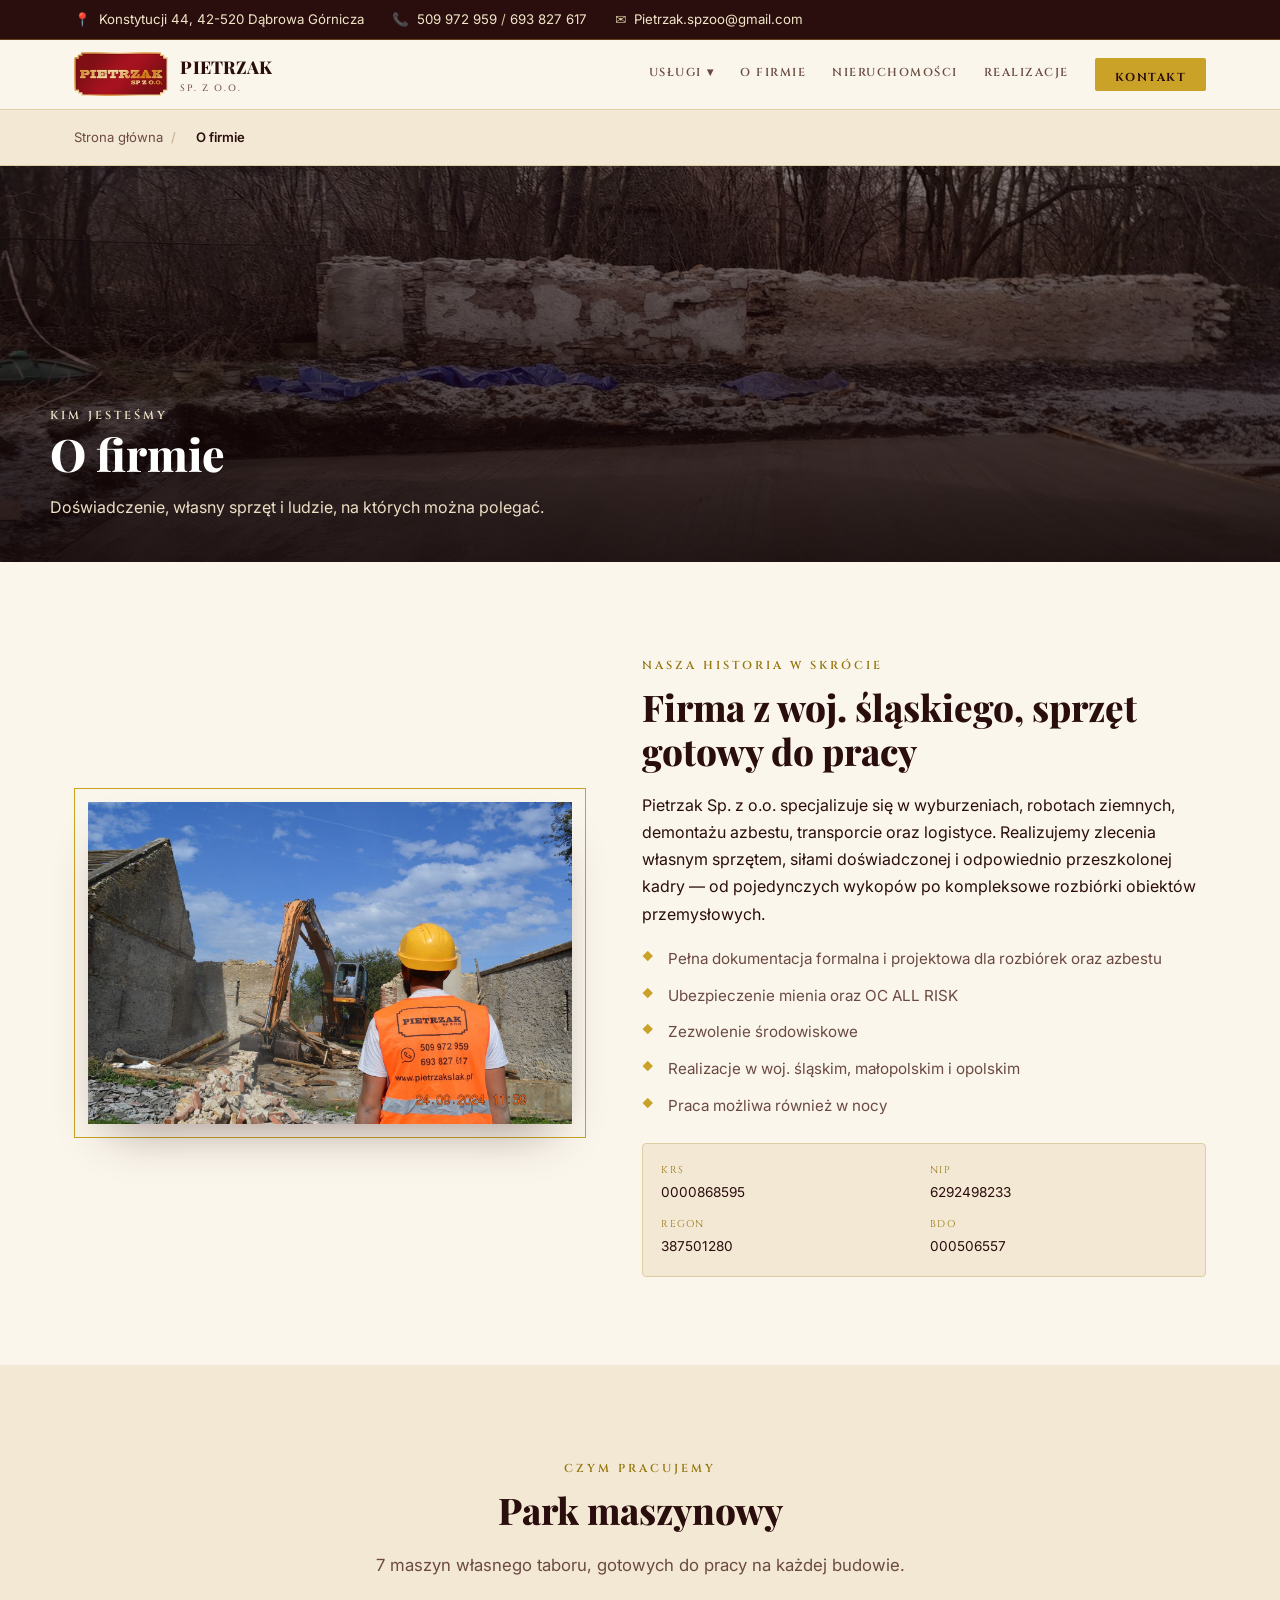
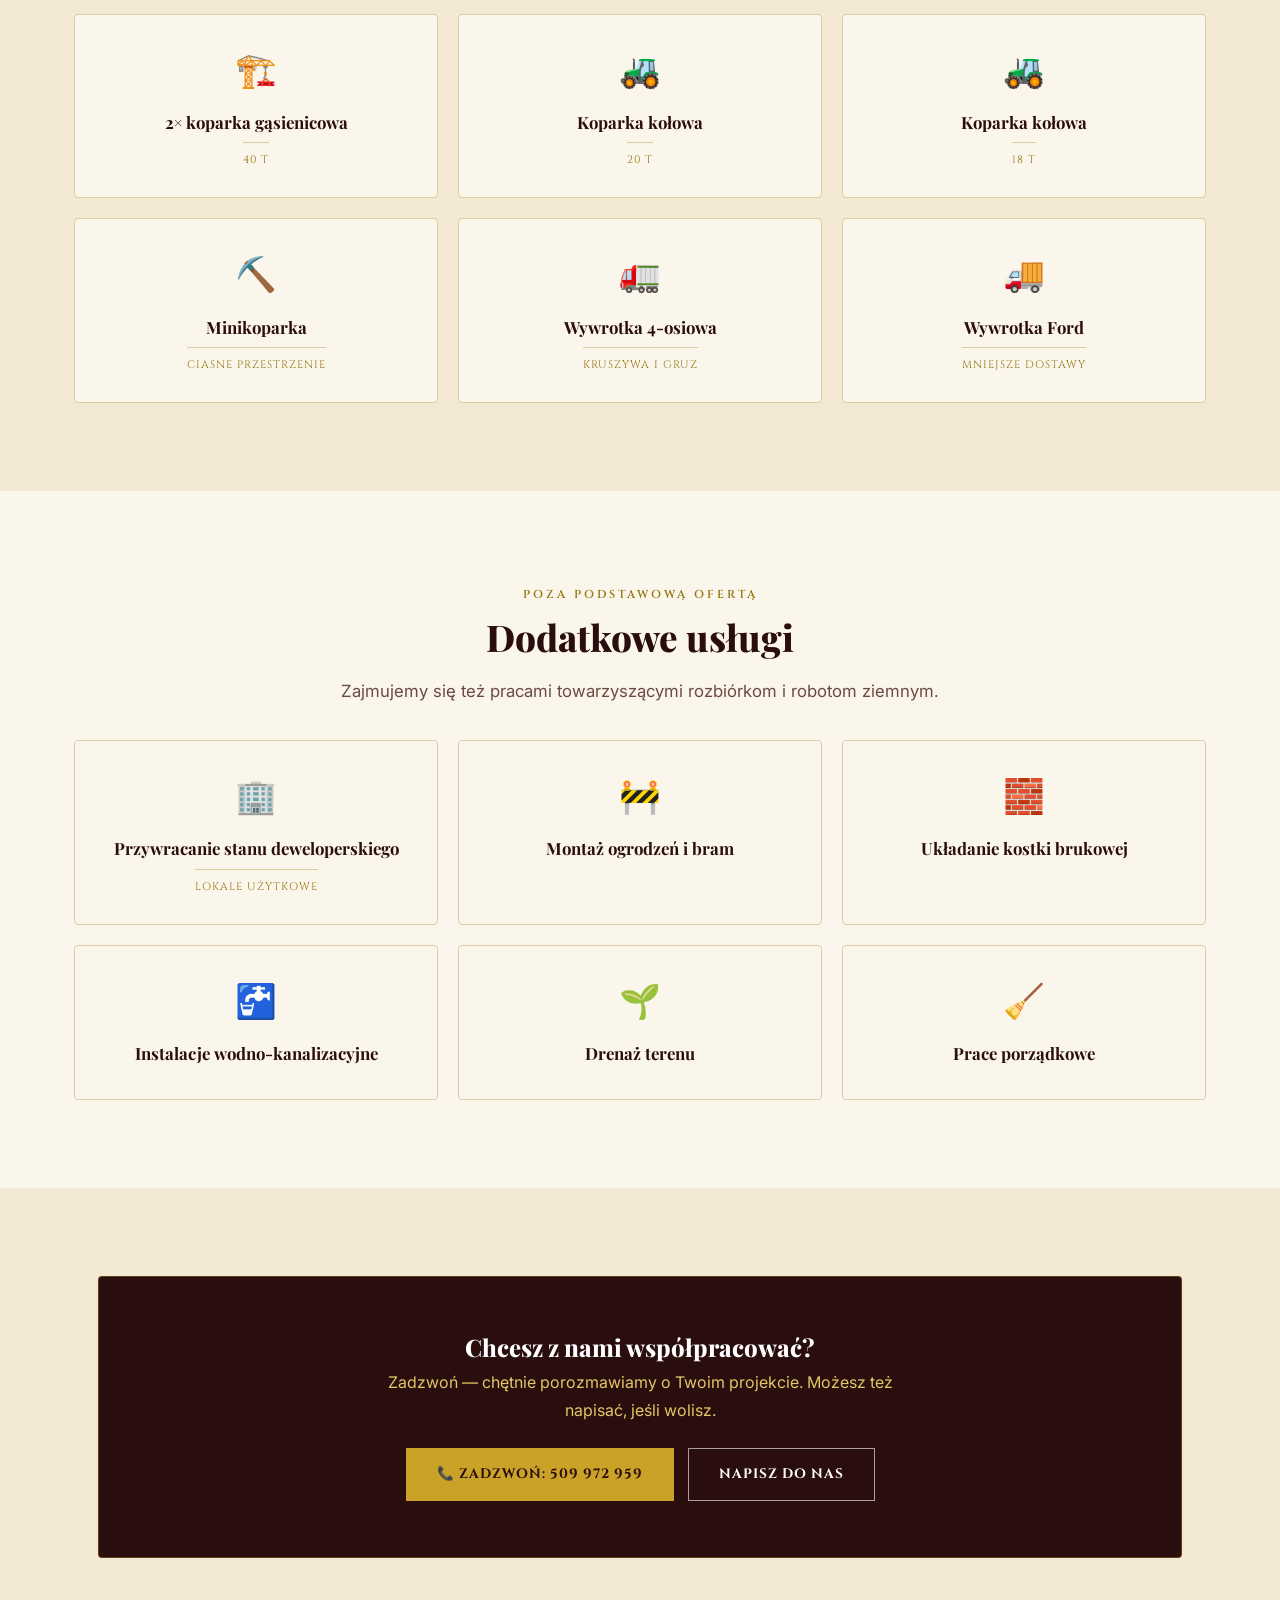
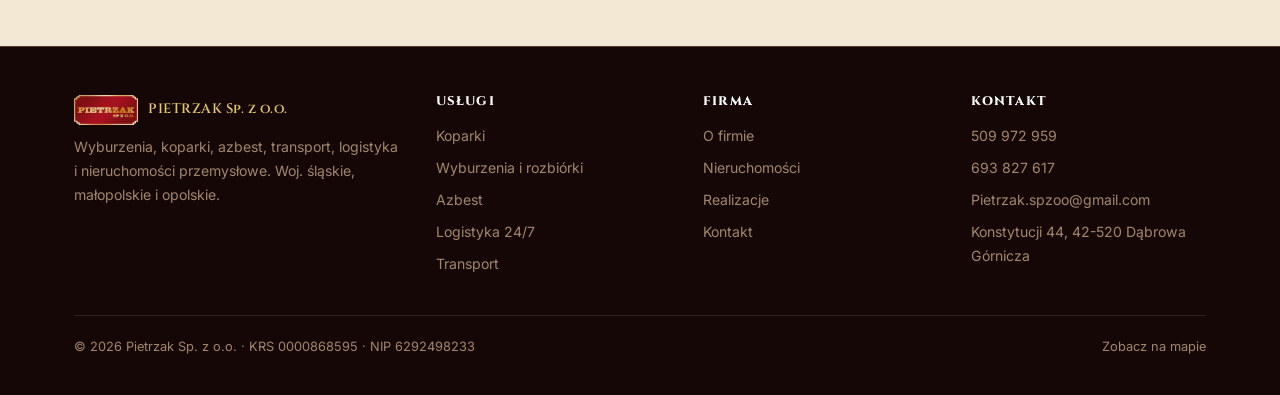
<file: o-firmie.html>
<!DOCTYPE html>
<html lang="pl">
<head>
<meta charset="UTF-8" />
<meta name="viewport" content="width=device-width, initial-scale=1.0" />
<title>O firmie — Pietrzak Sp. z o.o. | Dąbrowa Górnicza</title>
<meta name="description" content="Pietrzak Sp. z o.o. — firma z woj. śląskiego specjalizująca się w wyburzeniach, robotach ziemnych, demontażu azbestu, transporcie i logistyce. Poznaj nasz park maszynowy." />
<meta property="og:type" content="website" />
<meta property="og:title" content="O firmie — Pietrzak Sp. z o.o." />
<meta property="og:description" content="Własny park maszynowy, doświadczona kadra, realizacje w woj. śląskim, małopolskim i opolskim." />
<meta property="og:image" content="images/realizacje/realizacja-14.jpg" />
<link rel="preconnect" href="https://fonts.googleapis.com">
<link rel="preconnect" href="https://fonts.gstatic.com" crossorigin>
<link href="https://fonts.googleapis.com/css2?family=Playfair+Display:wght@700;800;900&family=Cinzel:wght@500;600&family=Ultra&family=Inter:wght@400;500;600;700&display=swap" rel="stylesheet">
<link rel="stylesheet" href="css/style.css?v=16" />
</head>
<body>

<div class="topbar">
  <div class="container topbar-inner">
    <div class="topbar-item"><span class="ico">📍</span> <a href="https://www.google.com/maps/place/Pietrzak+Sp.+z+o.o.+Wyburzenia+Koparki+Kruszywa+Wywrotka+Transport+Magazyny+Prze%C5%82adunki+Logistyka/@50.3770584,19.2363696,16.65z/data=!4m6!3m5!1s0x4716d90f07cc1eab:0x5d00c881a6992db2!8m2!3d50.3772997!4d19.238333!16s%2Fg%2F11swgnzcmq?entry=ttu" target="_blank" rel="noopener">Konstytucji 44, 42-520 Dąbrowa Górnicza</a></div>
    <div class="topbar-item"><span class="ico">📞</span> <a href="tel:+48509972959">509 972 959</a> / <a href="tel:+48693827617">693 827 617</a></div>
    <div class="topbar-item"><span class="ico">✉️</span> <a href="mailto:Pietrzak.spzoo@gmail.com">Pietrzak.spzoo@gmail.com</a></div>
  </div>
</div>

<header class="site-header" id="top">
  <div class="container header-inner">
    <a class="brand" href="index.html">
      <img src="images/logo-stare.png?v=1" alt="Pietrzak Sp. z o.o." />
      <span class="brand-text">PIETRZAK <small>Sp. z o.o.</small></span>
    </a>
    <nav class="nav" id="nav">
      <button type="button" class="nav-close" id="nav-close" aria-label="Zamknij menu">✕</button>
      <div class="nav-drop">
        <button type="button">Usługi <span aria-hidden="true">▾</span></button>
        <div class="nav-drop-menu">
          <a href="uslugi/koparki.html">Koparki<span>Wynajem z operatorem</span></a>
          <a href="uslugi/wyburzenia.html">Wyburzenia i rozbiórki<span>Ręczne, mechaniczne, strzałowe</span></a>
          <a href="uslugi/azbest.html">Azbest<span>Demontaż i utylizacja</span></a>
          <a href="uslugi/logistyka.html">Logistyka 24/7<span>Magazynowanie, przeładunki</span></a>
          <a href="uslugi/transport.html">Transport<span>Kruszywa, gruz, materiały sypkie</span></a>
          <div class="nav-drop-divider">Dodatkowe usługi</div>
          <a class="compact" href="o-firmie.html#dodatkowe-uslugi">Przywracanie stanu deweloperskiego</a>
          <a class="compact" href="o-firmie.html#dodatkowe-uslugi">Montaż ogrodzeń i bram</a>
          <a class="compact" href="o-firmie.html#dodatkowe-uslugi">Układanie kostki brukowej</a>
          <a class="compact" href="o-firmie.html#dodatkowe-uslugi">Instalacje wodno-kanalizacyjne</a>
          <a class="compact" href="o-firmie.html#dodatkowe-uslugi">Drenaż terenu</a>
          <a class="compact" href="o-firmie.html#dodatkowe-uslugi">Prace porządkowe</a>
        </div>
      </div>
      <a href="o-firmie.html">O firmie</a>
      <a href="nieruchomosci.html">Nieruchomości</a>
      <a href="realizacje.html">Realizacje</a>
      <a href="kontakt.html" class="nav-cta">Kontakt</a>
    </nav>
    <button class="burger" id="burger" aria-label="Menu">
      <span></span><span></span><span></span>
    </button>
  </div>
</header>

<nav class="breadcrumbs" aria-label="Okruszki">
  <div class="container">
    <a href="index.html">Strona główna</a><span>/</span>
    <span class="current">O firmie</span>
  </div>
</nav>

<section class="page-hero">
  <div class="page-hero-img" style="background-image:url('images/realizacje/realizacja-03.jpg')"></div>
  <div class="page-hero-overlay"></div>
  <div class="container page-hero-content">
    <p class="eyebrow">Kim jesteśmy</p>
    <h1>O firmie</h1>
    <p>Doświadczenie, własny sprzęt i ludzie, na których można polegać.</p>
  </div>
</section>

<section class="section">
  <div class="container about-grid">
    <div class="about-media reveal">
      <img src="images/realizacje/realizacja-14.jpg" alt="Zespół Pietrzak Sp. z o.o. na realizacji" />
    </div>
    <div class="reveal">
      <p class="section-eyebrow">Nasza historia w skrócie</p>
      <h2 class="section-title">Firma z woj. śląskiego, sprzęt gotowy do pracy</h2>
      <p>Pietrzak Sp. z o.o. specjalizuje się w wyburzeniach, robotach ziemnych, demontażu azbestu, transporcie oraz logistyce. Realizujemy zlecenia własnym sprzętem, siłami doświadczonej i odpowiednio przeszkolonej kadry — od pojedynczych wykopów po kompleksowe rozbiórki obiektów przemysłowych.</p>
      <ul class="checklist">
        <li>Pełna dokumentacja formalna i projektowa dla rozbiórek oraz azbestu</li>
        <li>Ubezpieczenie mienia oraz OC ALL RISK</li>
        <li>Zezwolenie środowiskowe</li>
        <li>Realizacje w woj. śląskim, małopolskim i opolskim</li>
        <li>Praca możliwa również w nocy</li>
      </ul>
      <div class="company-meta">
        <div><span>KRS</span>0000868595</div>
        <div><span>NIP</span>6292498233</div>
        <div><span>REGON</span>387501280</div>
        <div><span>BDO</span>000506557</div>
      </div>
    </div>
  </div>
</section>

<section class="section section-alt">
  <div class="container">
    <div class="section-head center">
      <p class="section-eyebrow reveal">Czym pracujemy</p>
      <h2 class="section-title reveal">Park maszynowy</h2>
      <p class="lead reveal">7 maszyn własnego taboru, gotowych do pracy na każdej budowie.</p>
    </div>
    <div class="fleet-grid">
      <div class="fleet-card reveal">
        <span class="fleet-icon">🏗️</span>
        <strong>2× koparka gąsienicowa</strong>
        <span class="fleet-spec">40 t</span>
      </div>
      <div class="fleet-card reveal">
        <span class="fleet-icon">🚜</span>
        <strong>Koparka kołowa</strong>
        <span class="fleet-spec">20 t</span>
      </div>
      <div class="fleet-card reveal">
        <span class="fleet-icon">🚜</span>
        <strong>Koparka kołowa</strong>
        <span class="fleet-spec">18 t</span>
      </div>
      <div class="fleet-card reveal">
        <span class="fleet-icon">⛏️</span>
        <strong>Minikoparka</strong>
        <span class="fleet-spec">ciasne przestrzenie</span>
      </div>
      <div class="fleet-card reveal">
        <span class="fleet-icon">🚛</span>
        <strong>Wywrotka 4-osiowa</strong>
        <span class="fleet-spec">kruszywa i gruz</span>
      </div>
      <div class="fleet-card reveal">
        <span class="fleet-icon">🚚</span>
        <strong>Wywrotka Ford</strong>
        <span class="fleet-spec">mniejsze dostawy</span>
      </div>
    </div>
  </div>
</section>

<section class="section" id="dodatkowe-uslugi">
  <div class="container">
    <div class="section-head center">
      <p class="section-eyebrow reveal">Poza podstawową ofertą</p>
      <h2 class="section-title reveal">Dodatkowe usługi</h2>
      <p class="lead reveal">Zajmujemy się też pracami towarzyszącymi rozbiórkom i robotom ziemnym.</p>
    </div>
    <div class="fleet-grid">
      <div class="fleet-card reveal">
        <span class="fleet-icon">🏢</span>
        <strong>Przywracanie stanu deweloperskiego</strong>
        <span class="fleet-spec">lokale użytkowe</span>
      </div>
      <div class="fleet-card reveal">
        <span class="fleet-icon">🚧</span>
        <strong>Montaż ogrodzeń i bram</strong>
      </div>
      <div class="fleet-card reveal">
        <span class="fleet-icon">🧱</span>
        <strong>Układanie kostki brukowej</strong>
      </div>
      <div class="fleet-card reveal">
        <span class="fleet-icon">🚰</span>
        <strong>Instalacje wodno-kanalizacyjne</strong>
      </div>
      <div class="fleet-card reveal">
        <span class="fleet-icon">🌱</span>
        <strong>Drenaż terenu</strong>
      </div>
      <div class="fleet-card reveal">
        <span class="fleet-icon">🧹</span>
        <strong>Prace porządkowe</strong>
      </div>
    </div>
  </div>
</section>

<section class="section section-alt">
  <div class="container">
    <div class="cta-band reveal">
      <h2>Chcesz z nami współpracować?</h2>
      <p>Zadzwoń — chętnie porozmawiamy o Twoim projekcie. Możesz też napisać, jeśli wolisz.</p>
      <div class="cta-band-actions">
        <a href="tel:+48509972959" class="btn btn-primary">📞 Zadzwoń: 509 972 959</a>
        <a href="kontakt.html" class="btn btn-ghost">Napisz do nas</a>
      </div>
    </div>
  </div>
</section>

<a href="tel:+48509972959" class="call-fab" id="call-fab" aria-label="Zadzwoń teraz">
  <span class="call-fab-icon">📞</span><span class="call-fab-text">Zadzwoń teraz</span>
</a>

<footer class="footer">
  <div class="container">
    <div class="footer-grid">
      <div>
        <div class="footer-brand"><img src="images/logo-stare.png?v=1" alt="Pietrzak Sp. z o.o." /><span>PIETRZAK Sp. z o.o.</span></div>
        <p>Wyburzenia, koparki, azbest, transport, logistyka i nieruchomości przemysłowe. Woj. śląskie, małopolskie i opolskie.</p>
      </div>
      <div class="footer-col">
        <h4>Usługi</h4>
        <ul>
          <li><a href="uslugi/koparki.html">Koparki</a></li>
          <li><a href="uslugi/wyburzenia.html">Wyburzenia i rozbiórki</a></li>
          <li><a href="uslugi/azbest.html">Azbest</a></li>
          <li><a href="uslugi/logistyka.html">Logistyka 24/7</a></li>
          <li><a href="uslugi/transport.html">Transport</a></li>
        </ul>
      </div>
      <div class="footer-col">
        <h4>Firma</h4>
        <ul>
          <li><a href="o-firmie.html">O firmie</a></li>
          <li><a href="nieruchomosci.html">Nieruchomości</a></li>
          <li><a href="realizacje.html">Realizacje</a></li>
          <li><a href="kontakt.html">Kontakt</a></li>
        </ul>
      </div>
      <div class="footer-col">
        <h4>Kontakt</h4>
        <ul>
          <li><a href="tel:+48509972959">509 972 959</a></li>
          <li><a href="tel:+48693827617">693 827 617</a></li>
          <li><a href="mailto:Pietrzak.spzoo@gmail.com">Pietrzak.spzoo@gmail.com</a></li>
          <li><a href="https://www.google.com/maps/place/Pietrzak+Sp.+z+o.o.+Wyburzenia+Koparki+Kruszywa+Wywrotka+Transport+Magazyny+Prze%C5%82adunki+Logistyka/@50.3770584,19.2363696,16.65z/data=!4m6!3m5!1s0x4716d90f07cc1eab:0x5d00c881a6992db2!8m2!3d50.3772997!4d19.238333!16s%2Fg%2F11swgnzcmq?entry=ttu" target="_blank" rel="noopener">Konstytucji 44, 42-520 Dąbrowa Górnicza</a></li>
        </ul>
      </div>
    </div>
    <div class="footer-bottom">
      <p>&copy; <span id="year"></span> Pietrzak Sp. z o.o. · KRS 0000868595 · NIP 6292498233</p>
      <a href="https://www.google.com/maps/place/Pietrzak+Sp.+z+o.o.+Wyburzenia+Koparki+Kruszywa+Wywrotka+Transport+Magazyny+Prze%C5%82adunki+Logistyka/@50.3770584,19.2363696,16.65z/data=!4m6!3m5!1s0x4716d90f07cc1eab:0x5d00c881a6992db2!8m2!3d50.3772997!4d19.238333!16s%2Fg%2F11swgnzcmq?entry=ttu" target="_blank" rel="noopener">Zobacz na mapie</a>
    </div>
  </div>
</footer>

<script src="js/script.js?v=17"></script>
</body>
</html>
</file>
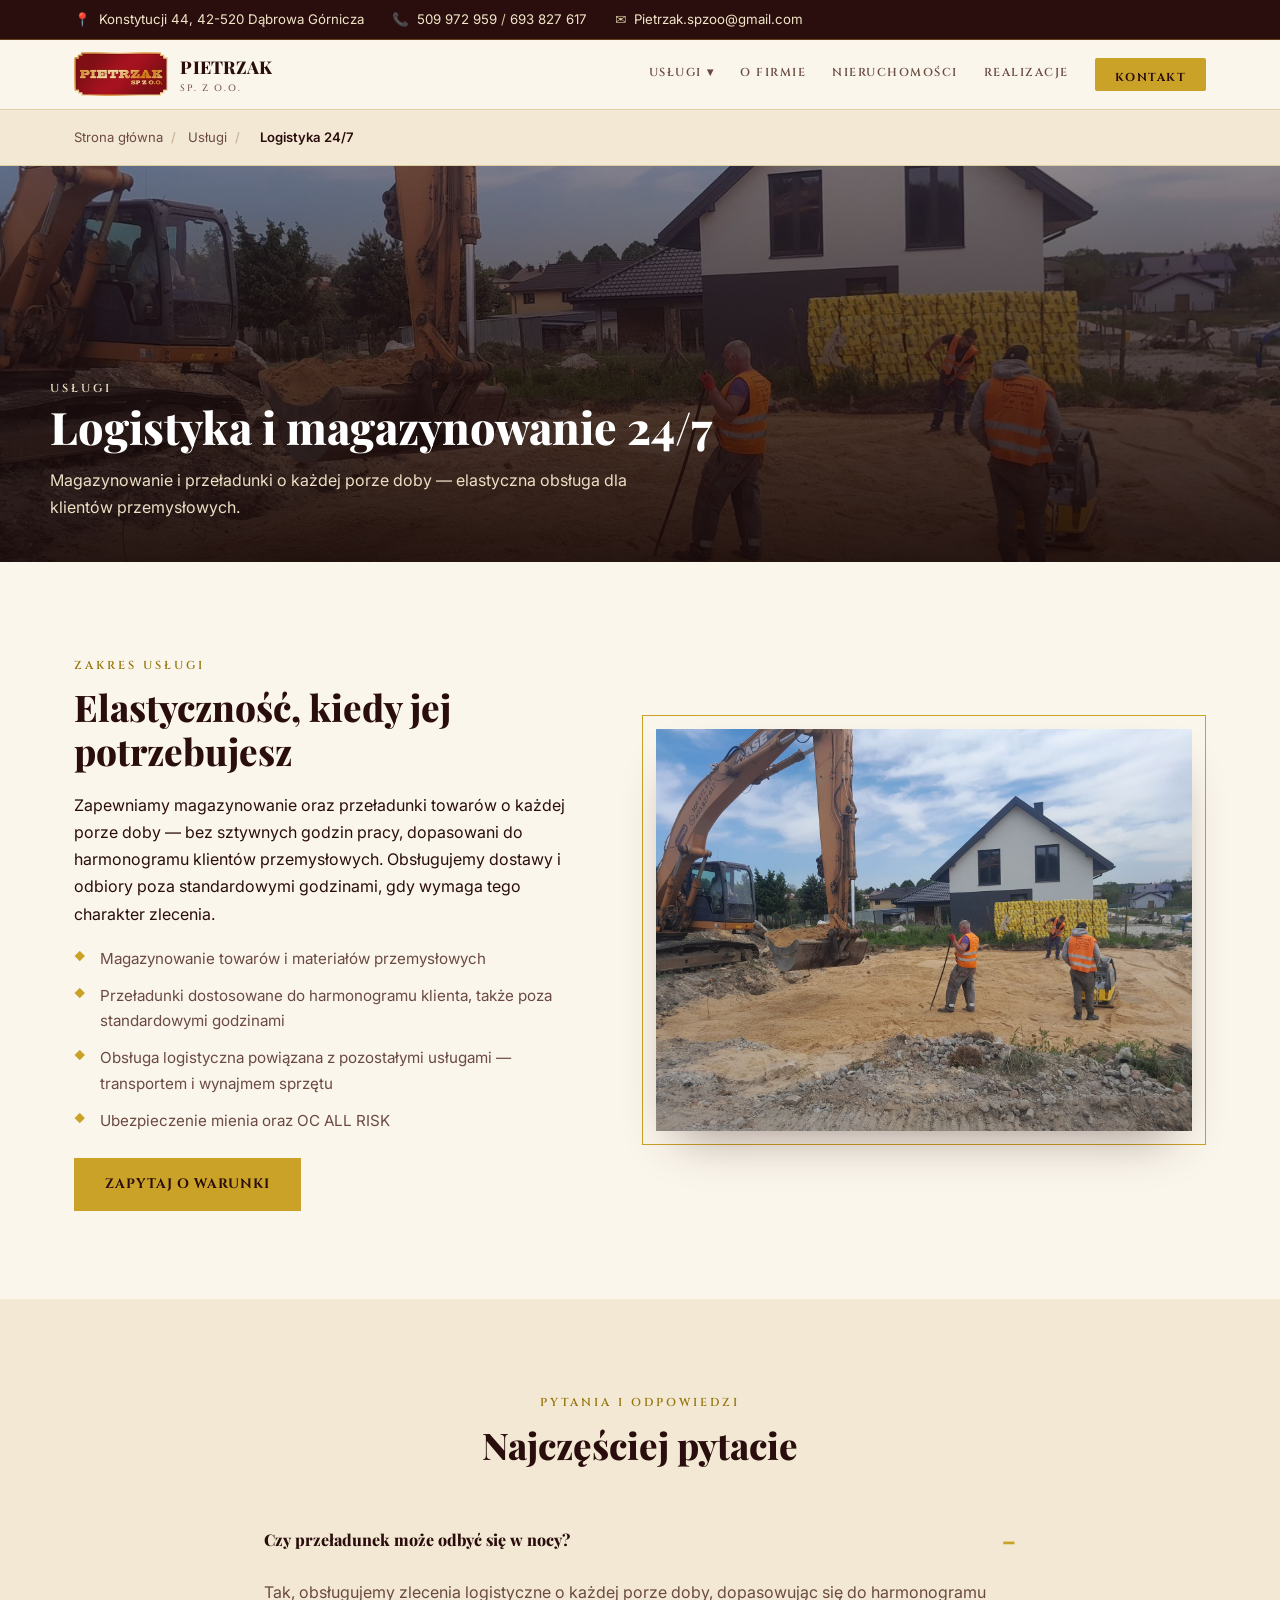
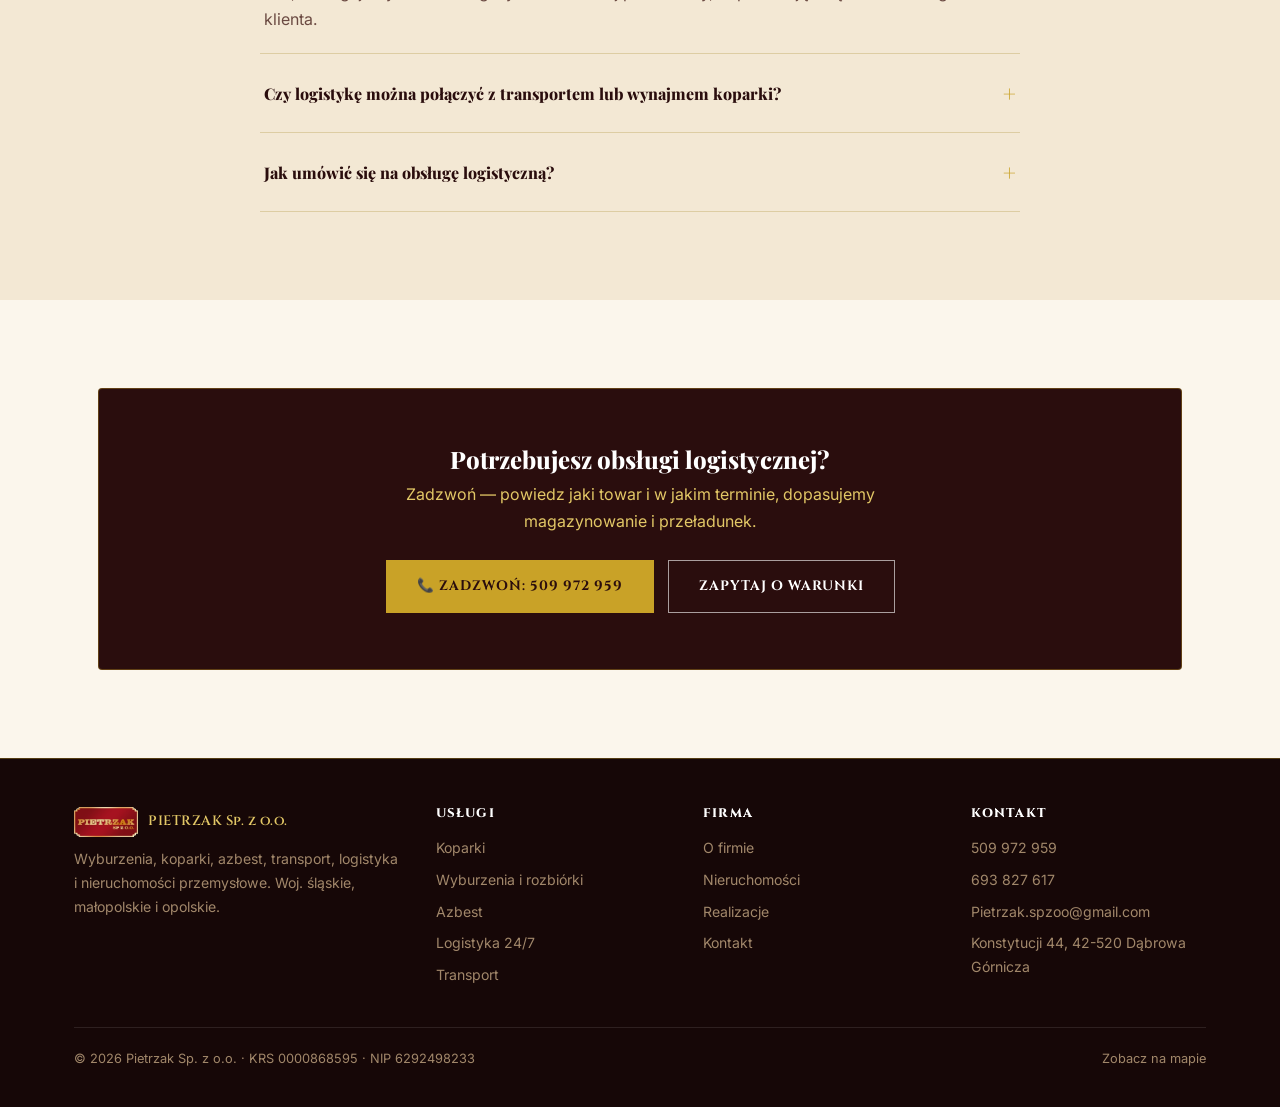
<file: uslugi/logistyka.html>
<!DOCTYPE html>
<html lang="pl">
<head>
<meta charset="UTF-8" />
<meta name="viewport" content="width=device-width, initial-scale=1.0" />
<title>Logistyka i magazynowanie 24/7 | Pietrzak Sp. z o.o.</title>
<meta name="description" content="Magazynowanie i przeładunki o każdej porze doby dla klientów przemysłowych — elastyczna obsługa logistyczna 24/7." />
<meta property="og:type" content="website" />
<meta property="og:title" content="Logistyka i magazynowanie 24/7 | Pietrzak Sp. z o.o." />
<meta property="og:description" content="Magazynowanie, przeładunki i obsługa logistyczna towarów o każdej porze doby." />
<meta property="og:image" content="../images/realizacje/realizacja-06.jpg" />
<link rel="preconnect" href="https://fonts.googleapis.com">
<link rel="preconnect" href="https://fonts.gstatic.com" crossorigin>
<link href="https://fonts.googleapis.com/css2?family=Playfair+Display:wght@700;800;900&family=Cinzel:wght@500;600&family=Ultra&family=Inter:wght@400;500;600;700&display=swap" rel="stylesheet">
<link rel="stylesheet" href="../css/style.css?v=16" />
</head>
<body>

<div class="topbar">
  <div class="container topbar-inner">
    <div class="topbar-item"><span class="ico">📍</span> <a href="https://www.google.com/maps/place/Pietrzak+Sp.+z+o.o.+Wyburzenia+Koparki+Kruszywa+Wywrotka+Transport+Magazyny+Prze%C5%82adunki+Logistyka/@50.3770584,19.2363696,16.65z/data=!4m6!3m5!1s0x4716d90f07cc1eab:0x5d00c881a6992db2!8m2!3d50.3772997!4d19.238333!16s%2Fg%2F11swgnzcmq?entry=ttu" target="_blank" rel="noopener">Konstytucji 44, 42-520 Dąbrowa Górnicza</a></div>
    <div class="topbar-item"><span class="ico">📞</span> <a href="tel:+48509972959">509 972 959</a> / <a href="tel:+48693827617">693 827 617</a></div>
    <div class="topbar-item"><span class="ico">✉️</span> <a href="mailto:Pietrzak.spzoo@gmail.com">Pietrzak.spzoo@gmail.com</a></div>
  </div>
</div>

<header class="site-header" id="top">
  <div class="container header-inner">
    <a class="brand" href="../index.html">
      <img src="../images/logo-stare.png?v=1" alt="Pietrzak Sp. z o.o." />
      <span class="brand-text">PIETRZAK <small>Sp. z o.o.</small></span>
    </a>
    <nav class="nav" id="nav">
      <button type="button" class="nav-close" id="nav-close" aria-label="Zamknij menu">✕</button>
      <div class="nav-drop">
        <button type="button">Usługi <span aria-hidden="true">▾</span></button>
        <div class="nav-drop-menu">
          <a href="koparki.html">Koparki<span>Wynajem z operatorem</span></a>
          <a href="wyburzenia.html">Wyburzenia i rozbiórki<span>Ręczne, mechaniczne, strzałowe</span></a>
          <a href="azbest.html">Azbest<span>Demontaż i utylizacja</span></a>
          <a href="logistyka.html">Logistyka 24/7<span>Magazynowanie, przeładunki</span></a>
          <a href="transport.html">Transport<span>Kruszywa, gruz, materiały sypkie</span></a>
          <div class="nav-drop-divider">Dodatkowe usługi</div>
          <a class="compact" href="../o-firmie.html#dodatkowe-uslugi">Przywracanie stanu deweloperskiego</a>
          <a class="compact" href="../o-firmie.html#dodatkowe-uslugi">Montaż ogrodzeń i bram</a>
          <a class="compact" href="../o-firmie.html#dodatkowe-uslugi">Układanie kostki brukowej</a>
          <a class="compact" href="../o-firmie.html#dodatkowe-uslugi">Instalacje wodno-kanalizacyjne</a>
          <a class="compact" href="../o-firmie.html#dodatkowe-uslugi">Drenaż terenu</a>
          <a class="compact" href="../o-firmie.html#dodatkowe-uslugi">Prace porządkowe</a>
        </div>
      </div>
      <a href="../o-firmie.html">O firmie</a>
      <a href="../nieruchomosci.html">Nieruchomości</a>
      <a href="../realizacje.html">Realizacje</a>
      <a href="../kontakt.html" class="nav-cta">Kontakt</a>
    </nav>
    <button class="burger" id="burger" aria-label="Menu">
      <span></span><span></span><span></span>
    </button>
  </div>
</header>

<nav class="breadcrumbs" aria-label="Okruszki">
  <div class="container">
    <a href="../index.html">Strona główna</a><span>/</span>
    <a href="../index.html#uslugi">Usługi</a><span>/</span>
    <span class="current">Logistyka 24/7</span>
  </div>
</nav>

<section class="page-hero">
  <div class="page-hero-img" style="background-image:url('../images/realizacje/realizacja-06.jpg')"></div>
  <div class="page-hero-overlay"></div>
  <div class="container page-hero-content">
    <p class="eyebrow">Usługi</p>
    <h1>Logistyka i magazynowanie 24/7</h1>
    <p>Magazynowanie i przeładunki o każdej porze doby — elastyczna obsługa dla klientów przemysłowych.</p>
  </div>
</section>

<section class="section">
  <div class="container about-grid">
    <div class="reveal">
      <p class="section-eyebrow">Zakres usługi</p>
      <h2 class="section-title">Elastyczność, kiedy jej potrzebujesz</h2>
      <p>Zapewniamy magazynowanie oraz przeładunki towarów o każdej porze doby — bez sztywnych godzin pracy, dopasowani do harmonogramu klientów przemysłowych. Obsługujemy dostawy i odbiory poza standardowymi godzinami, gdy wymaga tego charakter zlecenia.</p>
      <ul class="checklist">
        <li>Magazynowanie towarów i materiałów przemysłowych</li>
        <li>Przeładunki dostosowane do harmonogramu klienta, także poza standardowymi godzinami</li>
        <li>Obsługa logistyczna powiązana z pozostałymi usługami — transportem i wynajmem sprzętu</li>
        <li>Ubezpieczenie mienia oraz OC ALL RISK</li>
      </ul>
      <a href="../kontakt.html?topic=Logistyka" class="btn btn-primary">Zapytaj o warunki</a>
    </div>
    <div class="about-media reveal">
      <img src="../images/realizacje/realizacja-06.jpg" alt="Obsługa logistyczna Pietrzak Sp. z o.o." />
    </div>
  </div>
</section>

<section class="section section-alt">
  <div class="container">
    <div class="section-head center">
      <p class="section-eyebrow reveal">Pytania i odpowiedzi</p>
      <h2 class="section-title reveal">Najczęściej pytacie</h2>
    </div>
    <div class="faq reveal">
      <details class="faq-item" open>
        <summary>Czy przeładunek może odbyć się w nocy?</summary>
        <p>Tak, obsługujemy zlecenia logistyczne o każdej porze doby, dopasowując się do harmonogramu klienta.</p>
      </details>
      <details class="faq-item">
        <summary>Czy logistykę można połączyć z transportem lub wynajmem koparki?</summary>
        <p>Tak, usługi logistyczne łączymy z transportem materiałów oraz wynajmem sprzętu w ramach jednego zlecenia.</p>
      </details>
      <details class="faq-item">
        <summary>Jak umówić się na obsługę logistyczną?</summary>
        <p>Zadzwoń lub napisz przez <a href="../kontakt.html?topic=Logistyka">formularz kontaktowy</a> — ustalimy zakres i terminy.</p>
      </details>
    </div>
  </div>
</section>

<section class="section">
  <div class="container">
    <div class="cta-band reveal">
      <h2>Potrzebujesz obsługi logistycznej?</h2>
      <p>Zadzwoń — powiedz jaki towar i w jakim terminie, dopasujemy magazynowanie i przeładunek.</p>
      <div class="cta-band-actions">
        <a href="tel:+48509972959" class="btn btn-primary">📞 Zadzwoń: 509 972 959</a>
        <a href="../kontakt.html?topic=Logistyka" class="btn btn-ghost">Zapytaj o warunki</a>
      </div>
    </div>
  </div>
</section>

<a href="tel:+48509972959" class="call-fab" id="call-fab" aria-label="Zadzwoń teraz">
  <span class="call-fab-icon">📞</span><span class="call-fab-text">Zadzwoń teraz</span>
</a>

<footer class="footer">
  <div class="container">
    <div class="footer-grid">
      <div>
        <div class="footer-brand"><img src="../images/logo-stare.png?v=1" alt="Pietrzak Sp. z o.o." /><span>PIETRZAK Sp. z o.o.</span></div>
        <p>Wyburzenia, koparki, azbest, transport, logistyka i nieruchomości przemysłowe. Woj. śląskie, małopolskie i opolskie.</p>
      </div>
      <div class="footer-col">
        <h4>Usługi</h4>
        <ul>
          <li><a href="koparki.html">Koparki</a></li>
          <li><a href="wyburzenia.html">Wyburzenia i rozbiórki</a></li>
          <li><a href="azbest.html">Azbest</a></li>
          <li><a href="logistyka.html">Logistyka 24/7</a></li>
          <li><a href="transport.html">Transport</a></li>
        </ul>
      </div>
      <div class="footer-col">
        <h4>Firma</h4>
        <ul>
          <li><a href="../o-firmie.html">O firmie</a></li>
          <li><a href="../nieruchomosci.html">Nieruchomości</a></li>
          <li><a href="../realizacje.html">Realizacje</a></li>
          <li><a href="../kontakt.html">Kontakt</a></li>
        </ul>
      </div>
      <div class="footer-col">
        <h4>Kontakt</h4>
        <ul>
          <li><a href="tel:+48509972959">509 972 959</a></li>
          <li><a href="tel:+48693827617">693 827 617</a></li>
          <li><a href="mailto:Pietrzak.spzoo@gmail.com">Pietrzak.spzoo@gmail.com</a></li>
          <li><a href="https://www.google.com/maps/place/Pietrzak+Sp.+z+o.o.+Wyburzenia+Koparki+Kruszywa+Wywrotka+Transport+Magazyny+Prze%C5%82adunki+Logistyka/@50.3770584,19.2363696,16.65z/data=!4m6!3m5!1s0x4716d90f07cc1eab:0x5d00c881a6992db2!8m2!3d50.3772997!4d19.238333!16s%2Fg%2F11swgnzcmq?entry=ttu" target="_blank" rel="noopener">Konstytucji 44, 42-520 Dąbrowa Górnicza</a></li>
        </ul>
      </div>
    </div>
    <div class="footer-bottom">
      <p>&copy; <span id="year"></span> Pietrzak Sp. z o.o. · KRS 0000868595 · NIP 6292498233</p>
      <a href="https://www.google.com/maps/place/Pietrzak+Sp.+z+o.o.+Wyburzenia+Koparki+Kruszywa+Wywrotka+Transport+Magazyny+Prze%C5%82adunki+Logistyka/@50.3770584,19.2363696,16.65z/data=!4m6!3m5!1s0x4716d90f07cc1eab:0x5d00c881a6992db2!8m2!3d50.3772997!4d19.238333!16s%2Fg%2F11swgnzcmq?entry=ttu" target="_blank" rel="noopener">Zobacz na mapie</a>
    </div>
  </div>
</footer>

<script src="../js/script.js?v=17"></script>
</body>
</html>
</file>
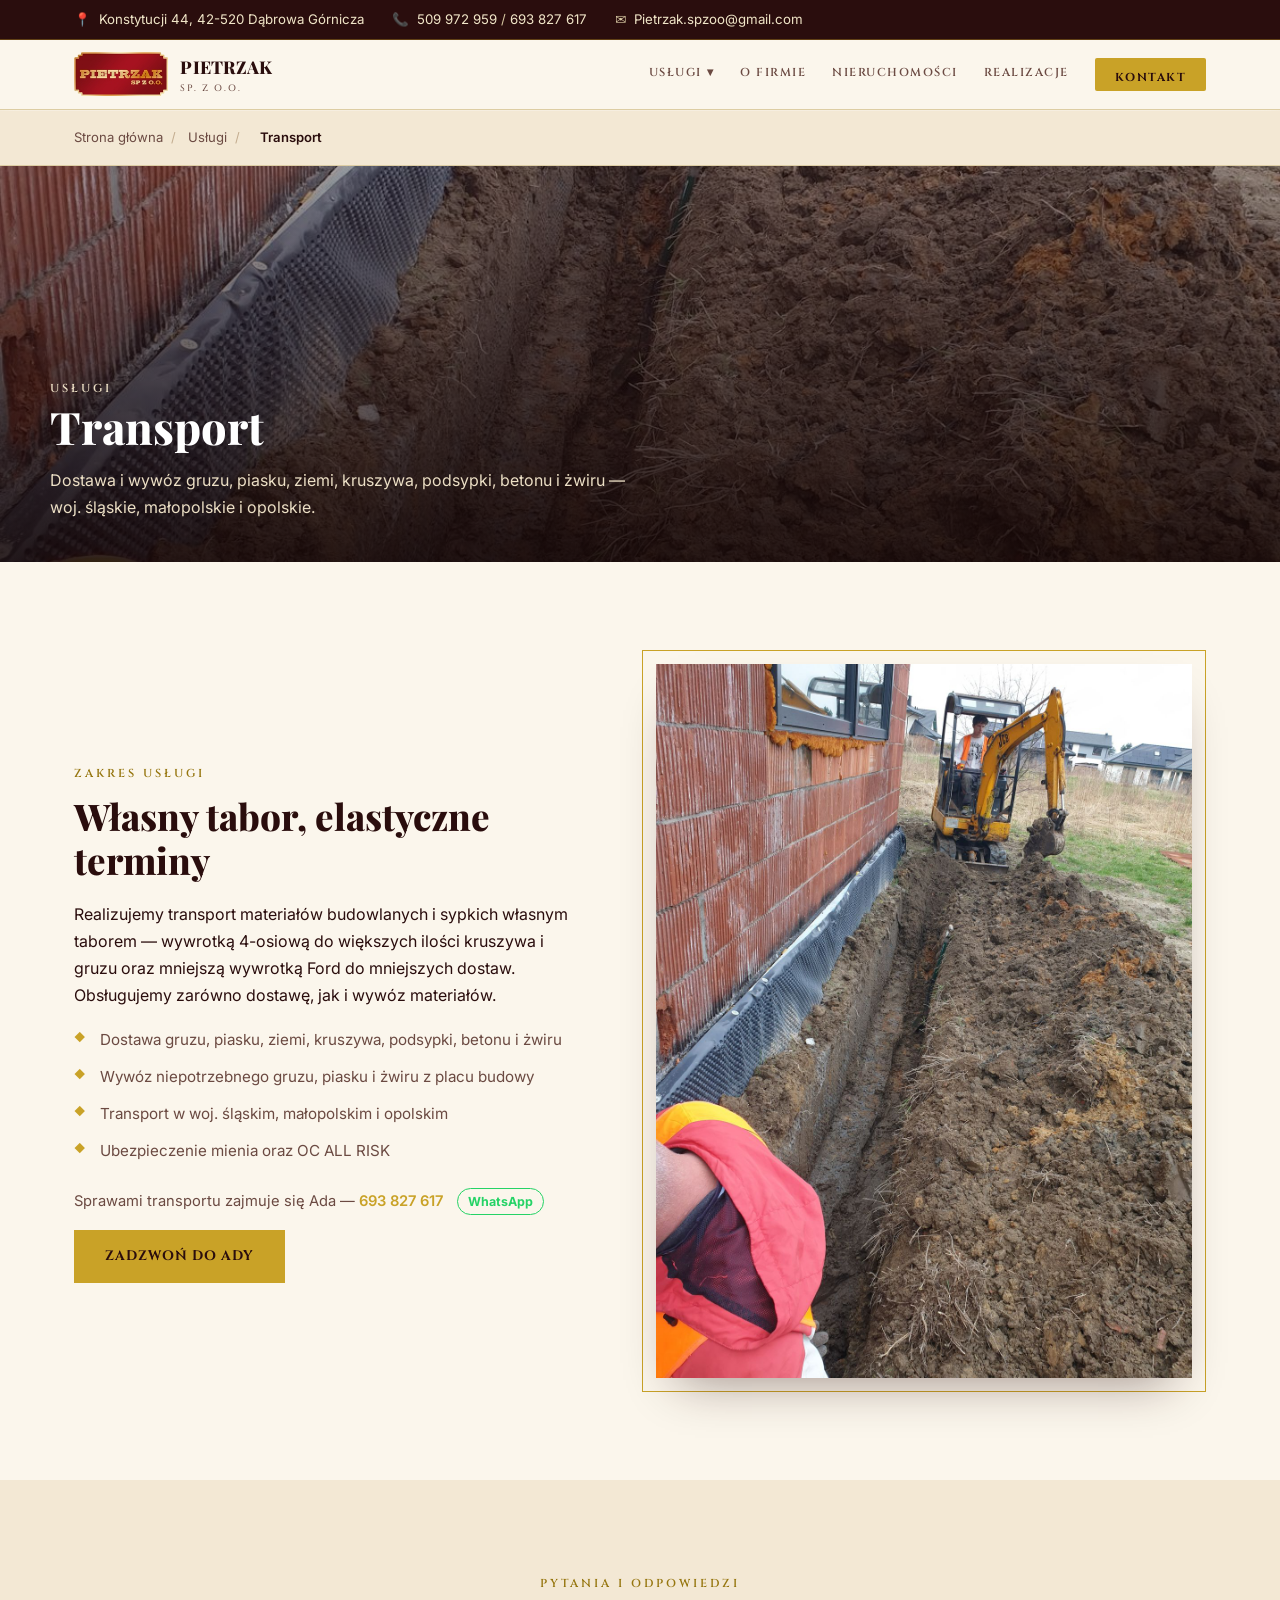
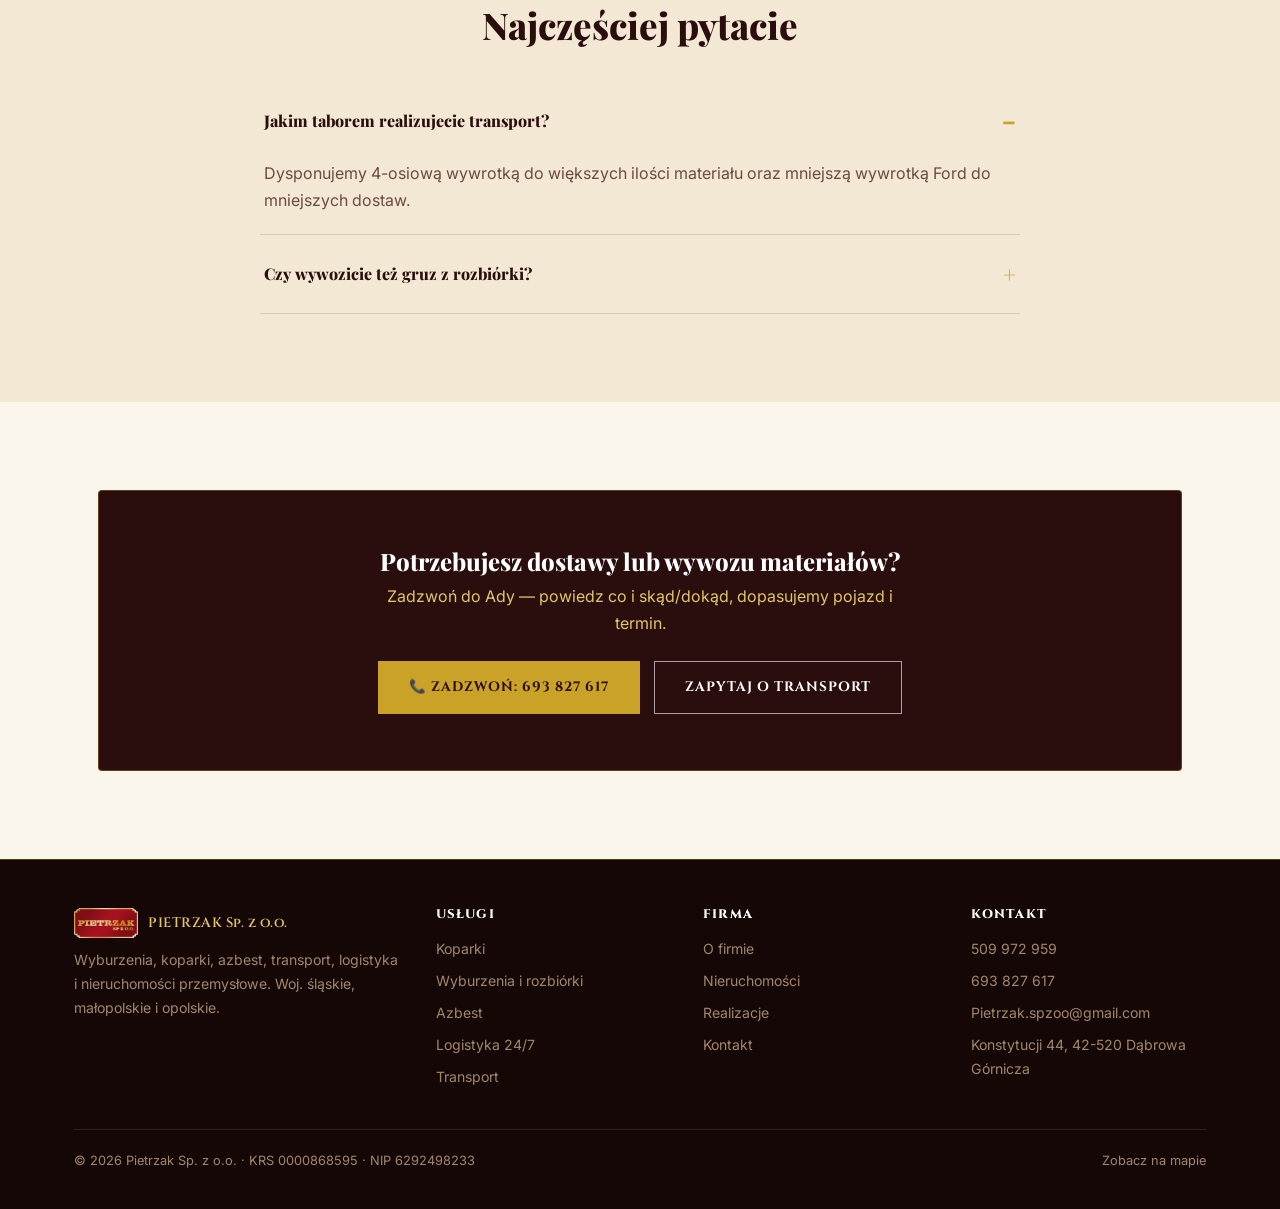
<file: uslugi/transport.html>
<!DOCTYPE html>
<html lang="pl">
<head>
<meta charset="UTF-8" />
<meta name="viewport" content="width=device-width, initial-scale=1.0" />
<title>Transport — kruszywa, gruz, materiały sypkie | Pietrzak Sp. z o.o.</title>
<meta name="description" content="Dostawa i wywóz gruzu, piasku, ziemi, kruszywa, podsypki, betonu i żwiru. Transport własnym taborem w woj. śląskim, małopolskim i opolskim." />
<meta property="og:type" content="website" />
<meta property="og:title" content="Transport — kruszywa i materiały sypkie | Pietrzak Sp. z o.o." />
<meta property="og:description" content="Dostawa i wywóz gruzu, piasku, kruszywa, żwiru — woj. śląskie, małopolskie i opolskie." />
<meta property="og:image" content="../images/realizacje/realizacja-07.jpg" />
<link rel="preconnect" href="https://fonts.googleapis.com">
<link rel="preconnect" href="https://fonts.gstatic.com" crossorigin>
<link href="https://fonts.googleapis.com/css2?family=Playfair+Display:wght@700;800;900&family=Cinzel:wght@500;600&family=Ultra&family=Inter:wght@400;500;600;700&display=swap" rel="stylesheet">
<link rel="stylesheet" href="../css/style.css?v=16" />
</head>
<body>

<div class="topbar">
  <div class="container topbar-inner">
    <div class="topbar-item"><span class="ico">📍</span> <a href="https://www.google.com/maps/place/Pietrzak+Sp.+z+o.o.+Wyburzenia+Koparki+Kruszywa+Wywrotka+Transport+Magazyny+Prze%C5%82adunki+Logistyka/@50.3770584,19.2363696,16.65z/data=!4m6!3m5!1s0x4716d90f07cc1eab:0x5d00c881a6992db2!8m2!3d50.3772997!4d19.238333!16s%2Fg%2F11swgnzcmq?entry=ttu" target="_blank" rel="noopener">Konstytucji 44, 42-520 Dąbrowa Górnicza</a></div>
    <div class="topbar-item"><span class="ico">📞</span> <a href="tel:+48509972959">509 972 959</a> / <a href="tel:+48693827617">693 827 617</a></div>
    <div class="topbar-item"><span class="ico">✉️</span> <a href="mailto:Pietrzak.spzoo@gmail.com">Pietrzak.spzoo@gmail.com</a></div>
  </div>
</div>

<header class="site-header" id="top">
  <div class="container header-inner">
    <a class="brand" href="../index.html">
      <img src="../images/logo-stare.png?v=1" alt="Pietrzak Sp. z o.o." />
      <span class="brand-text">PIETRZAK <small>Sp. z o.o.</small></span>
    </a>
    <nav class="nav" id="nav">
      <button type="button" class="nav-close" id="nav-close" aria-label="Zamknij menu">✕</button>
      <div class="nav-drop">
        <button type="button">Usługi <span aria-hidden="true">▾</span></button>
        <div class="nav-drop-menu">
          <a href="koparki.html">Koparki<span>Wynajem z operatorem</span></a>
          <a href="wyburzenia.html">Wyburzenia i rozbiórki<span>Ręczne, mechaniczne, strzałowe</span></a>
          <a href="azbest.html">Azbest<span>Demontaż i utylizacja</span></a>
          <a href="logistyka.html">Logistyka 24/7<span>Magazynowanie, przeładunki</span></a>
          <a href="transport.html">Transport<span>Kruszywa, gruz, materiały sypkie</span></a>
          <div class="nav-drop-divider">Dodatkowe usługi</div>
          <a class="compact" href="../o-firmie.html#dodatkowe-uslugi">Przywracanie stanu deweloperskiego</a>
          <a class="compact" href="../o-firmie.html#dodatkowe-uslugi">Montaż ogrodzeń i bram</a>
          <a class="compact" href="../o-firmie.html#dodatkowe-uslugi">Układanie kostki brukowej</a>
          <a class="compact" href="../o-firmie.html#dodatkowe-uslugi">Instalacje wodno-kanalizacyjne</a>
          <a class="compact" href="../o-firmie.html#dodatkowe-uslugi">Drenaż terenu</a>
          <a class="compact" href="../o-firmie.html#dodatkowe-uslugi">Prace porządkowe</a>
        </div>
      </div>
      <a href="../o-firmie.html">O firmie</a>
      <a href="../nieruchomosci.html">Nieruchomości</a>
      <a href="../realizacje.html">Realizacje</a>
      <a href="../kontakt.html" class="nav-cta">Kontakt</a>
    </nav>
    <button class="burger" id="burger" aria-label="Menu">
      <span></span><span></span><span></span>
    </button>
  </div>
</header>

<nav class="breadcrumbs" aria-label="Okruszki">
  <div class="container">
    <a href="../index.html">Strona główna</a><span>/</span>
    <a href="../index.html#uslugi">Usługi</a><span>/</span>
    <span class="current">Transport</span>
  </div>
</nav>

<section class="page-hero">
  <div class="page-hero-img" style="background-image:url('../images/realizacje/realizacja-07.jpg')"></div>
  <div class="page-hero-overlay"></div>
  <div class="container page-hero-content">
    <p class="eyebrow">Usługi</p>
    <h1>Transport</h1>
    <p>Dostawa i wywóz gruzu, piasku, ziemi, kruszywa, podsypki, betonu i żwiru — woj. śląskie, małopolskie i opolskie.</p>
  </div>
</section>

<section class="section">
  <div class="container about-grid">
    <div class="reveal">
      <p class="section-eyebrow">Zakres usługi</p>
      <h2 class="section-title">Własny tabor, elastyczne terminy</h2>
      <p>Realizujemy transport materiałów budowlanych i sypkich własnym taborem — wywrotką 4-osiową do większych ilości kruszywa i gruzu oraz mniejszą wywrotką Ford do mniejszych dostaw. Obsługujemy zarówno dostawę, jak i wywóz materiałów.</p>
      <ul class="checklist">
        <li>Dostawa gruzu, piasku, ziemi, kruszywa, podsypki, betonu i żwiru</li>
        <li>Wywóz niepotrzebnego gruzu, piasku i żwiru z placu budowy</li>
        <li>Transport w woj. śląskim, małopolskim i opolskim</li>
        <li>Ubezpieczenie mienia oraz OC ALL RISK</li>
      </ul>
      <p style="font-size:.92rem;color:var(--ink-soft)">Sprawami transportu zajmuje się Ada — <a href="tel:+48693827617" style="color:var(--accent);font-weight:600">693 827 617</a> <a href="https://wa.me/48693827617" target="_blank" rel="noopener" class="whatsapp-link">WhatsApp</a></p>
      <a href="tel:+48693827617" class="btn btn-primary">Zadzwoń do Ady</a>
    </div>
    <div class="about-media reveal">
      <img src="../images/realizacje/realizacja-07.jpg" alt="Transport materiałów Pietrzak Sp. z o.o." />
    </div>
  </div>
</section>

<section class="section section-alt">
  <div class="container">
    <div class="section-head center">
      <p class="section-eyebrow reveal">Pytania i odpowiedzi</p>
      <h2 class="section-title reveal">Najczęściej pytacie</h2>
    </div>
    <div class="faq reveal">
      <details class="faq-item" open>
        <summary>Jakim taborem realizujecie transport?</summary>
        <p>Dysponujemy 4-osiową wywrotką do większych ilości materiału oraz mniejszą wywrotką Ford do mniejszych dostaw.</p>
      </details>
      <details class="faq-item">
        <summary>Czy wywozicie też gruz z rozbiórki?</summary>
        <p>Tak, oprócz dostawy materiałów zajmujemy się też wywozem niepotrzebnego gruzu, piasku i żwiru.</p>
      </details>
    </div>
  </div>
</section>

<section class="section">
  <div class="container">
    <div class="cta-band reveal">
      <h2>Potrzebujesz dostawy lub wywozu materiałów?</h2>
      <p>Zadzwoń do Ady — powiedz co i skąd/dokąd, dopasujemy pojazd i termin.</p>
      <div class="cta-band-actions">
        <a href="tel:+48693827617" class="btn btn-primary">📞 Zadzwoń: 693 827 617</a>
        <a href="../kontakt.html?topic=Transport" class="btn btn-ghost">Zapytaj o transport</a>
      </div>
    </div>
  </div>
</section>

<a href="tel:+48693827617" class="call-fab" id="call-fab" aria-label="Zadzwoń do Ady">
  <span class="call-fab-icon">📞</span><span class="call-fab-text">Zadzwoń do Ady</span>
</a>

<footer class="footer">
  <div class="container">
    <div class="footer-grid">
      <div>
        <div class="footer-brand"><img src="../images/logo-stare.png?v=1" alt="Pietrzak Sp. z o.o." /><span>PIETRZAK Sp. z o.o.</span></div>
        <p>Wyburzenia, koparki, azbest, transport, logistyka i nieruchomości przemysłowe. Woj. śląskie, małopolskie i opolskie.</p>
      </div>
      <div class="footer-col">
        <h4>Usługi</h4>
        <ul>
          <li><a href="koparki.html">Koparki</a></li>
          <li><a href="wyburzenia.html">Wyburzenia i rozbiórki</a></li>
          <li><a href="azbest.html">Azbest</a></li>
          <li><a href="logistyka.html">Logistyka 24/7</a></li>
          <li><a href="transport.html">Transport</a></li>
        </ul>
      </div>
      <div class="footer-col">
        <h4>Firma</h4>
        <ul>
          <li><a href="../o-firmie.html">O firmie</a></li>
          <li><a href="../nieruchomosci.html">Nieruchomości</a></li>
          <li><a href="../realizacje.html">Realizacje</a></li>
          <li><a href="../kontakt.html">Kontakt</a></li>
        </ul>
      </div>
      <div class="footer-col">
        <h4>Kontakt</h4>
        <ul>
          <li><a href="tel:+48509972959">509 972 959</a></li>
          <li><a href="tel:+48693827617">693 827 617</a></li>
          <li><a href="mailto:Pietrzak.spzoo@gmail.com">Pietrzak.spzoo@gmail.com</a></li>
          <li><a href="https://www.google.com/maps/place/Pietrzak+Sp.+z+o.o.+Wyburzenia+Koparki+Kruszywa+Wywrotka+Transport+Magazyny+Prze%C5%82adunki+Logistyka/@50.3770584,19.2363696,16.65z/data=!4m6!3m5!1s0x4716d90f07cc1eab:0x5d00c881a6992db2!8m2!3d50.3772997!4d19.238333!16s%2Fg%2F11swgnzcmq?entry=ttu" target="_blank" rel="noopener">Konstytucji 44, 42-520 Dąbrowa Górnicza</a></li>
        </ul>
      </div>
    </div>
    <div class="footer-bottom">
      <p>&copy; <span id="year"></span> Pietrzak Sp. z o.o. · KRS 0000868595 · NIP 6292498233</p>
      <a href="https://www.google.com/maps/place/Pietrzak+Sp.+z+o.o.+Wyburzenia+Koparki+Kruszywa+Wywrotka+Transport+Magazyny+Prze%C5%82adunki+Logistyka/@50.3770584,19.2363696,16.65z/data=!4m6!3m5!1s0x4716d90f07cc1eab:0x5d00c881a6992db2!8m2!3d50.3772997!4d19.238333!16s%2Fg%2F11swgnzcmq?entry=ttu" target="_blank" rel="noopener">Zobacz na mapie</a>
    </div>
  </div>
</footer>

<script src="../js/script.js?v=17"></script>
</body>
</html>
</file>
<file: css/style.css>
:root{
  --ink:#2a0d0d;
  --ink-soft:#6b4a42;
  --paper:#fbf6ec;
  --paper-alt:#f3e8d4;
  --accent:#c9a227;
  --accent-light:#e2c766;
  --accent-dark:#96760f;
  --gold-tint:#f2e6c4;
  --line:#ddcda3;
  --radius:4px;
  --shadow:0 24px 48px -22px rgba(42,13,13,0.45);
  --container:1180px;
  font-size:16px;
}

*,*::before,*::after{box-sizing:border-box;}
html{scroll-behavior:smooth;}
html,body{max-width:100%;overflow-x:hidden;}
body{
  margin:0;
  font-family:'Inter',system-ui,sans-serif;
  color:var(--ink);
  background:var(--paper);
  line-height:1.7;
  -webkit-font-smoothing:antialiased;
}
img,video,iframe{max-width:100%;}
h1,h2,h3,h4{
  font-family:'Playfair Display',serif;
  line-height:1.2;
  margin:0 0 .5em;
  font-weight:800;
}
p{margin:0 0 1em;}
img{max-width:100%;display:block;}
a{color:inherit;text-decoration:none;}
ul{margin:0;padding:0;list-style:none;}

.container{width:100%;max-width:var(--container);margin:0 auto;padding:0 24px;}

.eyebrow,.section-eyebrow{
  display:inline-block;font-family:'Cinzel',serif;text-transform:uppercase;letter-spacing:3px;font-weight:600;
  color:var(--accent-dark);font-size:.72rem;margin-bottom:10px;
}
.section-title{font-family:'Playfair Display',serif;font-size:clamp(1.6rem,3vw,2.3rem);}
.section-head{max-width:640px;margin:0 0 34px;}
.section-head.center{margin-left:auto;margin-right:auto;text-align:center;}
.lead{font-size:1.05rem;color:var(--ink-soft);}

/* Topbar */
.topbar{background:var(--ink);color:#d8c9a3;font-size:.83rem;border-bottom:1px solid rgba(201,162,39,.35);}
.topbar-inner{display:flex;flex-wrap:wrap;gap:8px 28px;padding:8px 24px;}
.topbar a{color:#f1e6c8;}
.topbar a:hover{color:var(--accent-light);}
.ico{margin-right:4px;}

/* Header */
.site-header{position:sticky;top:0;z-index:60;background:rgba(251,246,236,.94);backdrop-filter:blur(8px);border-bottom:1px solid var(--line);}
.header-inner{display:flex;align-items:center;justify-content:space-between;padding:12px 24px;}
.brand{display:flex;align-items:center;gap:12px;}
.brand img{height:44px;width:auto;}
.brand-text{font-family:'Playfair Display',serif;font-weight:800;font-size:1.1rem;letter-spacing:.3px;}
.brand-text small{display:block;font-family:'Cinzel',serif;font-weight:500;font-size:.58rem;letter-spacing:2px;color:var(--ink-soft);text-transform:uppercase;}

.nav{display:flex;align-items:center;gap:26px;}
.nav > a{
  font-family:'Cinzel',serif;font-weight:600;font-size:.72rem;letter-spacing:1.5px;text-transform:uppercase;
  color:var(--ink-soft);transition:color .2s;white-space:nowrap;position:relative;padding-bottom:4px;
}
.nav > a::after{content:"";position:absolute;left:0;bottom:0;width:0;height:1px;background:var(--accent);transition:width .25s;}
.nav > a:hover{color:var(--ink);}
.nav > a:hover::after{width:100%;}
.nav-cta{background:var(--accent)!important;color:var(--ink)!important;padding:10px 20px;border-radius:2px;font-weight:700!important;}
.nav-cta::after{display:none;}
.nav-cta:hover{background:var(--accent-light)!important;}

.nav-drop{position:relative;}
.nav-drop > button{
  font-family:'Cinzel',serif;font-weight:600;font-size:.72rem;letter-spacing:1.5px;text-transform:uppercase;
  color:var(--ink-soft);background:none;border:none;cursor:pointer;
  display:flex;align-items:center;gap:5px;padding:0 0 4px;position:relative;
}
.nav-drop > button::after{content:"";position:absolute;left:0;bottom:0;width:0;height:1px;background:var(--accent);transition:width .25s;}
.nav-drop > button:hover{color:var(--ink);}
.nav-drop > button:hover::after{width:100%;}
.nav-drop-menu{
  position:absolute;top:calc(100% + 14px);left:50%;transform:translateX(-50%) translateY(6px);
  background:var(--paper);border:1px solid var(--line);border-radius:4px;box-shadow:var(--shadow);
  min-width:230px;padding:8px;opacity:0;visibility:hidden;transition:.2s;
}
@media (min-width:721px){
  .nav-drop:hover .nav-drop-menu,.nav-drop:focus-within .nav-drop-menu{opacity:1;visibility:visible;transform:translateX(-50%) translateY(0);}
}
.nav-drop-menu a{display:block;padding:10px 12px;border-radius:2px;font-size:.9rem;font-weight:600;color:var(--ink);}
.nav-drop-menu a:hover{background:var(--gold-tint);color:var(--accent-dark);}
.nav-drop-menu a span{display:block;font-weight:400;font-size:.78rem;color:var(--ink-soft);margin-top:2px;}
.nav-drop-divider{
  font-family:'Cinzel',serif;text-transform:uppercase;letter-spacing:1.3px;
  font-size:.64rem;font-weight:600;color:var(--accent-dark);
  padding:10px 12px 4px;margin-top:4px;border-top:1px solid var(--line);
}
.nav-drop-menu a.compact{padding:7px 12px;font-weight:500;font-size:.86rem;}

.burger{display:none;flex-direction:column;gap:5px;background:none;border:none;cursor:pointer;padding:6px;}
.burger span{width:24px;height:2px;background:var(--ink);border-radius:2px;transition:.25s;}
.nav-close{display:none;}

/* Breadcrumbs */
.breadcrumbs{padding:16px 0;font-size:.82rem;color:var(--ink-soft);background:var(--paper-alt);border-bottom:1px solid var(--line);}
.breadcrumbs a{color:var(--ink-soft);}
.breadcrumbs a:hover{color:var(--accent-dark);}
.breadcrumbs span{margin:0 8px;color:#c3ac8f;}
.breadcrumbs .current{color:var(--ink);font-weight:600;}

/* Hero (home) */
.hero{position:relative;min-height:88vh;display:flex;align-items:center;overflow:hidden;color:#fff;}
.hero-video{position:absolute;inset:0;width:100%;height:100%;object-fit:cover;z-index:0;}
.hero-overlay{position:absolute;inset:0;z-index:1;background:radial-gradient(ellipse at center,rgba(42,13,13,.55) 0%,rgba(20,6,6,.9) 75%);}
.hero::after{content:"";position:absolute;inset:18px;z-index:1;border:1px solid rgba(201,162,39,.45);pointer-events:none;}
.hero-content{position:relative;z-index:2;max-width:760px;padding:60px 0;}
.hero .eyebrow{color:var(--accent-light);}
.hero h1{font-family:'Ultra',serif;font-weight:400;letter-spacing:.5px;line-height:1.35;font-size:clamp(1.8rem,3.6vw,3rem);}
.hero h1 em{font-style:normal;color:var(--accent-light);}
.hero-lead{font-size:1.05rem;color:#ecdfc5;max-width:560px;}
.hero-actions{display:flex;gap:14px;flex-wrap:wrap;margin-top:24px;}

/* Page hero (subpages) */
.page-hero{position:relative;padding:0;color:#fff;min-height:44vh;display:flex;align-items:flex-end;overflow:hidden;}
.page-hero-img{position:absolute;inset:0;background-size:cover;background-position:center;}
.page-hero-overlay{position:absolute;inset:0;background:linear-gradient(180deg,rgba(42,13,13,.4) 0%,rgba(20,6,6,.88) 100%);}
.page-hero-content{position:relative;z-index:2;padding:60px 0 40px;}
.page-hero h1{font-size:clamp(1.9rem,3.6vw,2.8rem);margin-bottom:.3em;}
.page-hero p{color:#ecdfc5;max-width:600px;margin-bottom:0;}

.btn{
  display:inline-block;padding:14px 30px;border-radius:0;
  font-weight:700;font-size:.85rem;letter-spacing:1px;text-transform:uppercase;
  transition:.2s;border:1px solid transparent;cursor:pointer;font-family:'Cinzel',serif;
}
.btn-primary{background:var(--accent);color:var(--ink);}
.btn-primary:hover{background:var(--accent-light);transform:translateY(-2px);}
.btn-ghost{border-color:rgba(255,255,255,.6);color:#fff;}
.btn-ghost:hover{background:rgba(255,255,255,.1);border-color:var(--accent);}
.btn-outline{border-color:var(--accent);color:var(--accent-dark);}
.btn-outline:hover{background:var(--gold-tint);}
.btn-block{width:100%;text-align:center;}

/* Sections */
.section{padding:88px 0;}
section[id]{scroll-margin-top:80px;}
.section-alt{background:var(--paper-alt);}

/* Stats */
.stats{background:var(--ink);color:#fff;padding:34px 0;border-top:1px solid rgba(201,162,39,.4);border-bottom:1px solid rgba(201,162,39,.4);}
.stats-grid{display:grid;grid-template-columns:repeat(4,1fr);gap:24px;text-align:center;}
.stat strong{display:block;font-family:'Playfair Display',serif;font-size:1.7rem;color:var(--accent-light);font-weight:800;}
.stat span{font-family:'Cinzel',serif;font-size:.7rem;letter-spacing:1.2px;text-transform:uppercase;color:#c9bda3;}

/* Service link-cards (home) */
.service-links{display:grid;grid-template-columns:repeat(3,1fr);gap:24px;margin-top:36px;}
.service-link-card{
  position:relative;background:var(--paper);border:1px solid var(--line);border-radius:var(--radius);overflow:hidden;transition:.25s;
  display:flex;flex-direction:column;
}
.service-link-card::before,.service-link-card::after{
  content:"";position:absolute;width:16px;height:16px;border:2px solid var(--accent);opacity:0;transition:opacity .25s;z-index:1;
}
.service-link-card::before{top:-1px;left:-1px;border-right:none;border-bottom:none;}
.service-link-card::after{bottom:-1px;right:-1px;border-left:none;border-top:none;}
.service-link-card:hover{box-shadow:var(--shadow);transform:translateY(-4px);border-color:var(--accent);}
.service-link-card:hover::before,.service-link-card:hover::after{opacity:1;}
.service-link-img{height:170px;background-size:cover;background-position:center;}
.service-link-body{padding:22px;flex:1;display:flex;flex-direction:column;}
.service-link-body h3{font-size:1.1rem;margin-bottom:.35em;}
.service-link-body p{font-size:.9rem;color:var(--ink-soft);flex:1;}
.service-link-arrow{
  display:inline-flex;align-items:center;gap:6px;font-family:'Cinzel',serif;font-weight:700;font-size:.78rem;
  letter-spacing:.5px;text-transform:uppercase;color:var(--accent-dark);margin-top:10px;
}
.service-link-card:hover .service-link-arrow{gap:10px;}

/* Fleet (o firmie) */
.fleet-grid{display:grid;grid-template-columns:repeat(3,1fr);gap:20px;margin-top:20px;}
.fleet-card{position:relative;background:var(--paper);border:1px solid var(--line);border-radius:var(--radius);padding:26px 20px;text-align:center;transition:.25s;}
.fleet-card::before,.fleet-card::after{
  content:"";position:absolute;width:16px;height:16px;border:2px solid var(--accent);opacity:0;transition:opacity .25s;
}
.fleet-card::before{top:-1px;left:-1px;border-right:none;border-bottom:none;}
.fleet-card::after{bottom:-1px;right:-1px;border-left:none;border-top:none;}
.fleet-card:hover{box-shadow:var(--shadow);transform:translateY(-4px);}
.fleet-card:hover::before,.fleet-card:hover::after{opacity:1;}
.fleet-icon{display:block;font-size:2.1rem;margin-bottom:10px;}
.fleet-card strong{display:block;font-family:'Playfair Display',serif;font-size:1.05rem;margin-bottom:6px;}
.fleet-spec{
  display:inline-block;font-family:'Cinzel',serif;text-transform:uppercase;letter-spacing:1px;
  color:var(--accent-dark);font-size:.68rem;border-top:1px solid var(--line);padding-top:8px;
}

/* About / two-col */
.about-grid{display:grid;grid-template-columns:1fr 1.1fr;gap:56px;align-items:center;}
.about-grid.reverse{grid-template-columns:1.1fr 1fr;}
.about-grid.reverse .about-media{order:2;}
.about-media{position:relative;padding:14px;}
.about-media::before{content:"";position:absolute;inset:0;border:1px solid var(--accent);}
.about-media img{position:relative;border-radius:0;box-shadow:var(--shadow);}
.checklist{margin:18px 0 24px;}
.checklist li{position:relative;padding-left:26px;margin-bottom:11px;font-size:.95rem;color:var(--ink-soft);}
.checklist li::before{content:"◆";position:absolute;left:0;top:1px;color:var(--accent);font-size:.68rem;}
.company-meta{display:grid;grid-template-columns:repeat(2,1fr);gap:12px;background:var(--paper-alt);border:1px solid var(--line);border-radius:var(--radius);padding:18px;font-size:.85rem;}
.company-meta div span{display:block;font-family:'Cinzel',serif;font-size:.62rem;text-transform:uppercase;color:var(--accent-dark);letter-spacing:1.2px;margin-bottom:2px;}

/* Listings (nieruchomości) */
.listing-grid{display:grid;grid-template-columns:repeat(2,1fr);gap:26px;margin-top:20px;}
.listing-card{background:var(--paper);border:1px solid var(--line);border-radius:var(--radius);overflow:hidden;transition:.25s;}
.listing-card:hover{box-shadow:var(--shadow);border-color:var(--accent);}
.listing-img{height:200px;background-size:cover;background-position:center;}
.listing-body{padding:24px;}
.listing-body h3{font-size:1.15rem;margin-bottom:.3em;}
.listing-tags{display:flex;flex-wrap:wrap;gap:8px;margin:12px 0;}
.listing-tags span{background:var(--gold-tint);color:var(--accent-dark);font-family:'Cinzel',serif;font-size:.68rem;letter-spacing:.5px;text-transform:uppercase;font-weight:600;padding:4px 12px;border-radius:2px;}
.listing-body p{font-size:.92rem;color:var(--ink-soft);}

/* Gallery */
.gallery{display:grid;grid-template-columns:repeat(3,1fr);gap:18px;margin-top:20px;}
.gallery img{width:100%;height:230px;object-fit:cover;border-radius:2px;border:1px solid var(--line);cursor:zoom-in;transition:.25s;}
.gallery img:hover{transform:scale(1.02);box-shadow:var(--shadow);border-color:var(--accent);}

/* FAQ */
.faq{max-width:760px;margin:0 auto;}
.faq-item{border-bottom:1px solid var(--line);}
.faq-item summary{
  cursor:pointer;list-style:none;padding:20px 4px;display:flex;justify-content:space-between;align-items:center;
  font-family:'Playfair Display',serif;font-weight:800;font-size:1rem;gap:16px;
}
.faq-item summary::-webkit-details-marker{display:none;}
.faq-item summary::after{content:"+";font-size:1.4rem;color:var(--accent);flex-shrink:0;transition:.2s;}
.faq-item[open] summary::after{content:"–";}
.faq-item p{padding:0 4px 20px;color:var(--ink-soft);margin:0;}

/* CTA band */
.cta-band{background:var(--ink);color:#fff;border-radius:var(--radius);padding:56px;text-align:center;margin:0 24px;border:1px solid rgba(201,162,39,.35);}
.cta-band h2{color:#fff;margin-bottom:.3em;}
.cta-band p{color:var(--accent-light);max-width:520px;margin:0 auto 24px;}
.cta-band .btn-primary{background:var(--accent);color:var(--ink);}
.cta-band .btn-primary:hover{background:var(--accent-light);}
.cta-band-actions{display:flex;gap:14px;justify-content:center;flex-wrap:wrap;margin-top:6px;}

/* Contact */
.contact-grid{display:grid;grid-template-columns:1fr 1fr;gap:56px;align-items:start;}
.contact-list{display:flex;flex-direction:column;gap:12px;margin:20px 0;font-size:.95rem;}
.contact-list a:hover{color:var(--accent-dark);}
.whatsapp-link{
  display:inline-flex;align-items:center;gap:4px;margin-left:10px;font-size:.78rem;font-weight:700;
  color:#25D366;border:1px solid #25D366;border-radius:999px;padding:2px 10px;
}
.whatsapp-link:hover{background:#25D366;color:#fff;}
.contact-legal{font-size:.78rem;color:var(--ink-soft);font-family:'Cinzel',serif;letter-spacing:.3px;}
.contact-form{background:var(--paper);border:1px solid var(--accent);border-radius:var(--radius);padding:28px;display:flex;flex-direction:column;gap:16px;box-shadow:var(--shadow);}
.contact-form label{
  font-family:'Cinzel',serif;font-size:.66rem;letter-spacing:1.2px;text-transform:uppercase;
  font-weight:600;display:flex;flex-direction:column;gap:8px;color:var(--ink-soft);
}
.contact-form input,.contact-form select,.contact-form textarea{
  width:100%;max-width:100%;
  font-family:'Inter',sans-serif;font-size:.95rem;padding:11px 13px;border:1px solid var(--line);border-radius:0;resize:vertical;background:#fff;
}
.contact-form input:focus,.contact-form select:focus,.contact-form textarea:focus{outline:1px solid var(--accent);}
.form-note{font-size:.75rem;color:var(--ink-soft);margin:0;text-align:center;}
.form-note.error{color:#b5402e;font-weight:600;}

.map-section{line-height:0;filter:sepia(.12) saturate(1.08);}
.map-section iframe{width:100%;height:380px;border:0;display:block;}

/* Floating call button */
.call-fab{
  position:fixed;right:22px;bottom:22px;z-index:80;display:flex;align-items:center;gap:8px;
  background:var(--accent);color:var(--ink);padding:14px 22px;border:1px solid var(--ink);
  font-family:'Cinzel',serif;font-weight:700;font-size:.75rem;letter-spacing:.8px;text-transform:uppercase;
  box-shadow:0 14px 30px -8px rgba(0,0,0,.4);
  opacity:0;transform:translateY(16px) scale(.9);pointer-events:none;transition:opacity .3s ease, transform .3s ease, background .2s;
}
.call-fab.visible{opacity:1;transform:none;pointer-events:auto;}
.call-fab:hover{background:var(--accent-light);}
@media (max-width:560px){.call-fab-text{display:none;}.call-fab{padding:14px;}}

/* Lightbox */
.lightbox{position:fixed;inset:0;z-index:200;display:flex;align-items:center;justify-content:center;background:rgba(20,6,6,.94);opacity:0;visibility:hidden;transition:opacity .25s ease;padding:40px;}
.lightbox.open{opacity:1;visibility:visible;}
.lightbox-img{max-width:min(90vw,1100px);max-height:82vh;border:6px solid var(--paper);box-shadow:0 30px 60px rgba(0,0,0,.5);}
.lightbox-close,.lightbox-nav{background:rgba(255,255,255,.1);color:#fff;border:1px solid var(--accent);cursor:pointer;transition:.2s;}
.lightbox-close{position:absolute;top:22px;right:26px;width:42px;height:42px;border-radius:50%;font-size:1.1rem;}
.lightbox-nav{position:absolute;top:50%;transform:translateY(-50%);width:52px;height:52px;border-radius:50%;font-size:1.8rem;line-height:1;}
.lightbox-close:hover,.lightbox-nav:hover{background:var(--accent);color:var(--ink);}
.lightbox-prev{left:20px;}
.lightbox-next{right:20px;}

/* Footer */
.footer{background:#160707;color:#a1876a;padding:48px 0 24px;font-size:.88rem;border-top:1px solid rgba(201,162,39,.35);}
.footer-grid{display:grid;grid-template-columns:1.4fr 1fr 1fr 1fr;gap:32px;padding-bottom:32px;border-bottom:1px solid rgba(255,255,255,.1);}
.footer-brand{display:flex;align-items:center;gap:10px;color:var(--accent-light);font-weight:600;font-family:'Cinzel',serif;font-size:.85rem;letter-spacing:.5px;margin-bottom:10px;}
.footer-brand img{height:30px;}
.footer-col h4{color:#fff;font-family:'Cinzel',serif;font-size:.78rem;text-transform:uppercase;letter-spacing:1.2px;margin-bottom:14px;}
.footer-col ul li{margin-bottom:8px;}
.footer-col a:hover{color:var(--accent-light);}
.footer-bottom{display:flex;flex-wrap:wrap;justify-content:space-between;gap:12px;padding-top:20px;font-size:.8rem;}
.footer-bottom a:hover{color:var(--accent-light);}

/* 404 */
.error-page{min-height:70vh;display:flex;align-items:center;justify-content:center;text-align:center;padding:60px 24px;}
.error-page .code{font-family:'Playfair Display',serif;font-size:5rem;font-weight:800;color:var(--accent);line-height:1;}

/* Reveal */
.reveal{opacity:0;transform:translateY(24px);transition:opacity .6s ease, transform .6s ease;}
.reveal.is-visible{opacity:1;transform:none;}
@media (prefers-reduced-motion: reduce){.reveal{transition:none;opacity:1;transform:none;}}

/* Responsive */
@media (max-width:960px){
  .service-links{grid-template-columns:repeat(2,1fr);}
  .fleet-grid{grid-template-columns:repeat(2,1fr);}
  .about-grid,.about-grid.reverse{grid-template-columns:1fr;}
  .about-grid.reverse .about-media{order:0;}
  .contact-grid{grid-template-columns:1fr;}
  .gallery{grid-template-columns:repeat(2,1fr);}
  .listing-grid{grid-template-columns:1fr;}
  .footer-grid{grid-template-columns:1fr 1fr;}
}

@media (max-width:720px){
  .nav{
    position:fixed;top:0;right:0;height:100vh;width:80%;max-width:320px;
    background:var(--paper);flex-direction:column;align-items:flex-start;
    padding:100px 28px 28px;gap:20px;box-shadow:-10px 0 30px rgba(0,0,0,.15);
    transform:translateX(100%);visibility:hidden;
    transition:transform .3s,visibility 0s linear .3s;overflow-y:auto;z-index:60;
  }
  .nav.open{transform:translateX(0);visibility:visible;transition:transform .3s,visibility 0s linear 0s;}
  .nav-close{
    display:flex;position:absolute;top:20px;right:24px;align-items:center;justify-content:center;
    width:36px;height:36px;border:1px solid var(--accent);background:var(--paper-alt);border-radius:50%;
    font-size:1.3rem;line-height:1;color:var(--ink);cursor:pointer;
  }
  .nav-drop{width:100%;}
  .nav-drop > button span{transition:transform .2s;}
  .nav-drop.mobile-open > button span{transform:rotate(180deg);}
  .nav-drop-menu{
    position:static;transform:none;opacity:1;visibility:visible;box-shadow:none;
    border:none;border-left:2px solid var(--accent);background:var(--paper-alt);
    border-radius:0;margin-top:8px;padding:6px;display:none;min-width:0;
  }
  .nav-drop.mobile-open .nav-drop-menu{display:block;}
  .burger{display:flex;}
  .service-links{grid-template-columns:1fr;}
  .fleet-grid{grid-template-columns:1fr;}
  .gallery{grid-template-columns:1fr 1fr;}
  .stats-grid{grid-template-columns:repeat(2,1fr);gap:20px 12px;}
  .footer-grid{grid-template-columns:1fr 1fr;}
  .cta-band{padding:40px 24px;margin:0 16px;}
  .header-inner{padding:10px 20px;}
}

@media (max-width:480px){
  .gallery{grid-template-columns:1fr;}
  .footer-grid{grid-template-columns:1fr;}
}
</file>
